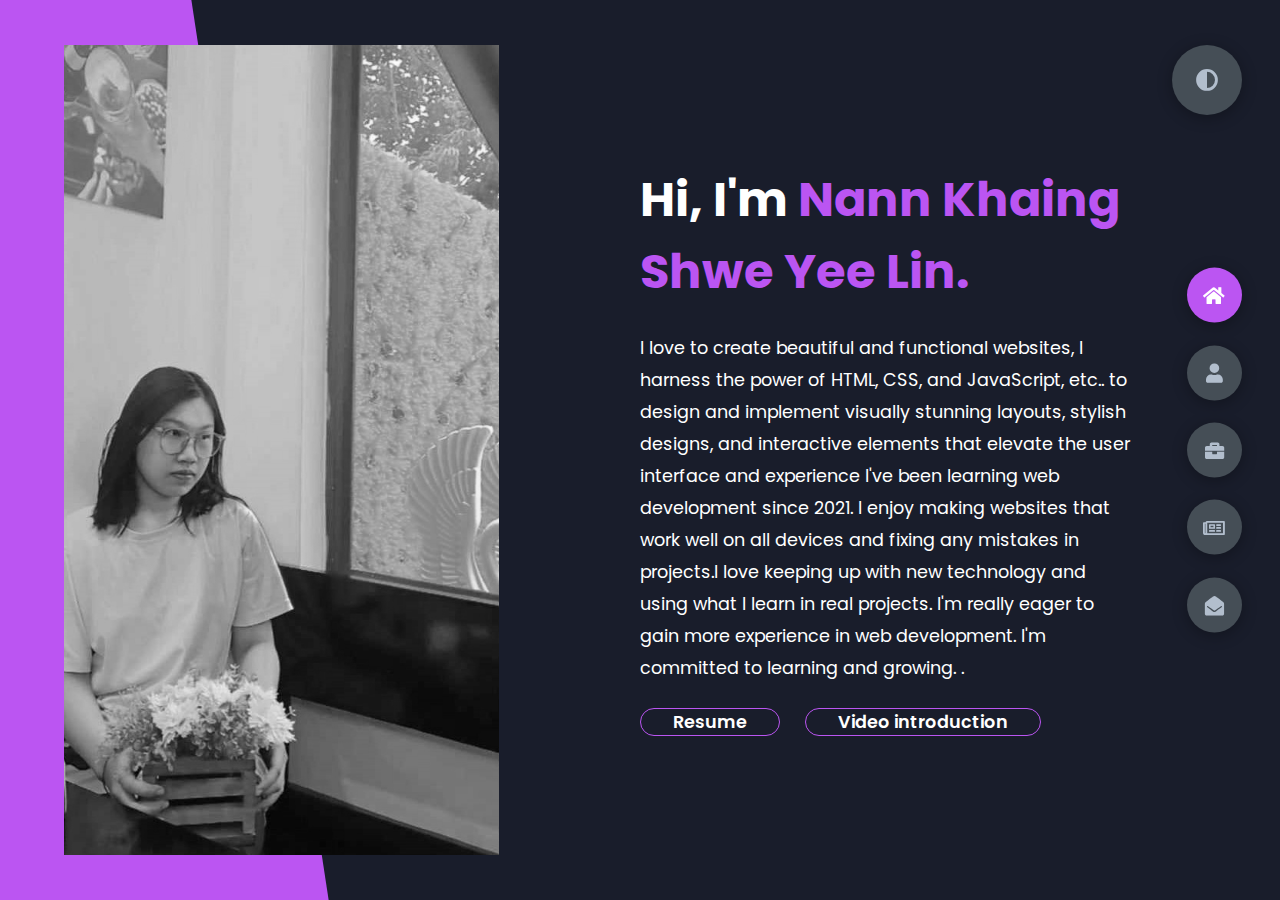
<file: index.html>
<!DOCTYPE html>
<html lang="en">
<head>
    <meta charset="UTF-8">
    <meta http-equiv="X-UA-Compatible" content="IE=edge">
    <meta name="viewport" content="width=device-width, initial-scale=1.0">
    <title>Portfolio</title>
    <link rel="stylesheet" href="styles/styles.css">
   
     <link rel="preconnect" href="https://fonts.googleapis.com">
    <link rel="preconnect" href="https://fonts.gstatic.com" crossorigin>
    <link rel="stylesheet" href="https://cdnjs.cloudflare.com/ajax/libs/font-awesome/5.15.4/css/all.min.css" integrity="sha512-1ycn6IcaQQ40/MKBW2W4Rhis/DbILU74C1vSrLJxCq57o941Ym01SwNsOMqvEBFlcgUa6xLiPY/NS5R+E6ztJQ==" crossorigin="anonymous" referrerpolicy="no-referrer" />
   
    <link href="https://fonts.googleapis.com/css2?family=Poppins:wght@400;500;600;700;800&display=swap" rel="stylesheet"> 
</head>
<body class="main-content">
    <header class="container header active" id="home">
        <div class="header-content">
            <div class="left-header">
                <div class="h-shape"></div>
                <div class="image">
                    <img src="img/hero1.png" alt="" >
                </div>
            </div>
            <div class="right-header">
                <h1 class="name">
                    Hi, I'm <span>Nann Khaing Shwe Yee Lin.</span>
                   
                </h1>
                <p>
                    I love to create beautiful and functional websites, I harness the power of HTML, CSS, and JavaScript, etc.. to design and implement 
                    visually stunning layouts, stylish designs, and interactive elements that elevate the user interface and experience 
                    I've been learning web development since 2021. I enjoy making
websites that work well on all devices and fixing any mistakes in projects.I love keeping up with new
technology and using what I learn in real projects. I'm really eager to gain more experience in web
development. I'm committed to learning and growing.
                   . 
                    
                </p>
                <div class="btn-con">
                    <a href="https://docs.google.com/document/d/14nHBk53iM1gVV0BxJyB074mMByR7DUK9/edit?usp=sharing&ouid=101576735491303452656&rtpof=true&sd=true" class="main-btn p-2 g-col-6">
                        <span class="btn-text">Resume</span>
                    </a>
                    &nbsp; &nbsp; &nbsp;
                    <a href="https://youtu.be/wJpnT0FtCNw" class="main-btn p-2 g-col-6 ">
                        <span class="btn-text">Video introduction</span>
                    </a>
                    
                </div>
            </div>
        </div>
    </header>
    <main>
        <section class="container about" id="about">
            <div class="main-title">
                <h2>About <span>me</span><span class="bg-text">my stats</span></h2>
            </div>
            <div class="about-container">
                <div class="left-about name">
                    <h4>Information About me</h4> </br> 
                    <div class="main-title">
                    <h3 style="text-align:left;">
                        Name&nbsp; &nbsp; &nbsp; &nbsp; &nbsp; &nbsp; &nbsp; &nbsp; &nbsp; &nbsp; &nbsp; <span>Nann Khaing Shwe Yee Lin</span> 
                        <br />
                        Age&nbsp; &nbsp; &nbsp; &nbsp; &nbsp; &nbsp; &nbsp; &nbsp; &nbsp; &nbsp; &nbsp; &nbsp; &nbsp;<span>19</span> 
                        <br />Country&nbsp; &nbsp; &nbsp; &nbsp; &nbsp; &nbsp; &nbsp; &nbsp; &nbsp; <span>Myanmar  </span>
                        <br />Email&nbsp; &nbsp; &nbsp; &nbsp; &nbsp; &nbsp; &nbsp; &nbsp; &nbsp; &nbsp; &nbsp; <span>nannkhaingshweyeelin@gmail.com  </span>
                        <br />Contact&nbsp; &nbsp; &nbsp; &nbsp; &nbsp; &nbsp; &nbsp; &nbsp; &nbsp; <span>+959763787688</span></br>  </h3>
                    </br>    
                </div>
                    <div class="btn-con">
                        <a href="#" class="main-btn">
                            <span class="btn-text">View Details</span>
                            <!-- <span class="btn-icon"><i class=""></i></span> -->
                        </a>
                    </div>

                    
                </div>
               
                <div class="right-about  ">
                    <h2>Education</h2> </br>  </br> 
                   

<div class="paragraph" style="text-align:left;"><h3><font color="#d5d5d5" size="4">Lithan Educlass Academy</font></h3><p>Singapore</p><br /><h3><font color="#d5d5d5">Present</font></h3><p>2022-2023</p>


                    </br>    
                    
                    <div class="btn-con">
                        <a href="#" class="main-btn">
                            <span class="btn-text">View Details</span>
                            <!-- <span class="btn-icon"><i class=""></i></span> -->
                        </a>
                    </div>
                </div>
            </div>
            
            
            
        </div>
        <hr>
            </br>

           
           
        </section>
        <section class="container" id="portfolio">
            <div class="main-title">
                <h2>My <span>Portfolio</span><span class="bg-text">My Work</span></h2>
            </div>
            <p class="port-text">
                Here is some of my work that I've done in various programming languages.
            </p>
            <div class="portfolios">
                <div class="portfolio-item">
                    <div class="image">
                        <img src="img/mern.PNG" alt="">
                    </div>
                    <div class="hover-items">
                        <h3>MERN Project</h3>
                        <div class="icons">
                            <a href="https://nannkhaingshweyeelin.github.io/In-a-box/" class="icon">
                                <i class="fab fa-github"></i>
                            </a>
                            
                        </div>
                        <br>
                        <button class="tt" id="environment"><a href="d6.html"><span>More details </span></a></button>
                    </div>
                </div>
                <div class="portfolio-item">
                    <div class="image">
                        <img src="img/12.PNG" alt="">
                    </div>
                    <div class="hover-items">
                        <h3>DuBo-Martial-Arts</h3>
                        <div class="icons">
                            <a href="https://nannkhaingshweyeelin.github.io/DuBo-Martial-Arts/" class="icon">
                                <i class="fab fa-github"></i>
                            </a>
                           
                        </div>
                        <br>
                        <button class="tt" id="d2"><a href="d2.html"><span>More details </span></a></button>
                    </div>
                </div>
                <div class="portfolio-item">
                    <div class="image">
                        <img src="img/cc.PNG" alt="">
                    </div>
                    <div class="hover-items">
                        <h3>In a Box</h3>
                        <div class="icons">
                            <a href="https://nannkhaingshweyeelin.github.io/In-a-box/" class="icon">
                                <i class="fab fa-github"></i>
                            </a>
                            
                        </div>
                        <br>
                        <button class="tt" id="d3"><a href="d3.html"><span>More details </span></a></button>
                    </div>
                </div>
               
            </div>

            <div class="portfolios">
                <div class="portfolio-item">
                    <div class="image">
                        <img src="img/calc.PNG" alt="">
                    </div>
                    <div class="hover-items">
                        <h3>Calculator App</h3>
                        <div class="icons">
                            <a href="https://github.com/NannKhaingShweYeeLin/Calculator" class="icon">
                                <i class="fab fa-github"></i>
                            </a>
                            
                        </div>
                        <br>
                        <button class="tt" id="d4"><a href="d4.html"><span>More details </span></a></button>
                    </div>
                </div>
                <div class="portfolio-item">
                    <div class="image">
                        <img src="img/11.PNG" alt="">
                    </div>
                    <div class="hover-items">
                        <h3>ABC Learning Centre</h3>
                        <div class="icons">
                            <a href="https://github.com/NannKhaingShweYeeLin/ABC-Learning-Center" class="icon">
                                <i class="fab fa-github"></i>
                            </a>
                            
                            
                        </div>
                        <br>
                        <button class="tt" id="d1"><a href="d1.html"><span>More details </span></a></button>
                    </div>
                </div>
                <div class="portfolio-item">
                    <div class="image">
                        <img src="img/quiz.PNG" alt="">
                    </div>
                    <div class="hover-items">
                        <h3>Quiz </h3>
                        <div class="icons">
                            <a href="https://github.com/NannKhaingShweYeeLin/Quiz" class="icon">
                                <i class="fab fa-github"></i>
                            </a>
                           
                        </div>
                        <br>
                        <button class="tt" id="environment"><a href="d5.html"><span>More details </span></a></button>
                    </div>
                </div>
            </div>

            <div class="portfolios">
                <div class="portfolio-item">
                    <div class="image">
                        <img src="img/shop.jpg" alt="">
                    </div>
                    <div class="hover-items">
                        <h3>Food Recipe App</h3>
                        <div class="icons">
                            <a href="https://github.com/NannKhaingShweYeeLin/mealdel" class="icon">
                                <i class="fab fa-github"></i>
                            </a>
                            
                        </div>
                        <br>
                        <button class="tt" id="d47"><a href="d7.html"><span>More details </span></a></button>
                    </div>
                </div>
                <div class="portfolio-item">
                    <div class="image">
                        <img src="img/book.png" alt="">
                    </div>
                    <div class="hover-items">
                        <h3>BookStore MERN Stack</h3>
                        <div class="icons">
                            <a href="https://github.com/NannKhaingShweYeeLin/Book-Store-MERN-Stack" class="icon">
                                <i class="fab fa-github"></i>
                            </a>
                            
                            
                        </div>
                        <br>
                        <button class="tt" id="d8"><a href="d8.html"><span>More details </span></a></button>
                    </div>
                </div>
                <div class="portfolio-item">
                    <div class="image">
                        <img src="img/foo.PNG" alt="">
                    </div>
                    <div class="hover-items">
                        <h3>Food Recipe </h3>
                        <div class="icons">
                            <a href="https://github.com/NannKhaingShweYeeLin/food-receipe-app" class="icon">
                                <i class="fab fa-github"></i>
                            </a>
                           
                        </div>
                        <br>
                        <button class="tt" id="environment"><a href="d9.html"><span>More details </span></a></button>
                    </div>
                </div>
            </div>

            <div class="portfolios">
                <div class="portfolio-item">
                    <div class="image">
                        <img src="img/shopping cart.PNG" alt="">
                    </div>
                    <div class="hover-items">
                        <h3>Shopping Cart App</h3>
                        <div class="icons">
                            <a href="https://github.com/NannKhaingShweYeeLin/shopping-cart-app" class="icon">
                                <i class="fab fa-github"></i>
                            </a>
                            
                        </div>
                        <br>
                        <button class="tt" id="d4"><a href="d10.html"><span>More details </span></a></button>
                    </div>
                </div>
                 <div class="portfolio-item">
                    <div class="image">
                        <img src="img/expense.PNG" alt="">
                    </div>
                    <div class="hover-items">
                        <h3>Expense-Tracker-React</h3>
                        <div class="icons">
                            <a href="https://github.com/NannKhaingShweYeeLin/Expense-Tracker-React" class="icon">
                                <i class="fab fa-github"></i>
                            </a>
                            
                            
                        </div>
                        <br>
                        <button class="tt" id="d1"><a href="d11.html"><span>More details </span></a></button>
                    </div>
                </div>
                <!--<div class="portfolio-item">
                    <div class="image">
                        <img src="img/quiz.PNG" alt="">
                    </div>
                    <div class="hover-items">
                        <h3>Quiz </h3>
                        <div class="icons">
                            <a href="https://github.com/NannKhaingShweYeeLin/Quiz" class="icon">
                                <i class="fab fa-github"></i>
                            </a>
                           
                        </div>
                        <br>
                        <button class="tt" id="environment"><a href="d5.html"><span>More details </span></a></button>
                    </div>
                </div> -->
            </div>


        </section>
        <section class="container" id="blogs">
            <div class="blogs-content">
                <div class="main-title">
                     <h2>My <span> Skills</span><span class="bg-text">My Skills</span></h2> 
                </div> 
                 
                <div class="about-stats">
                  
                    <h3 class="stat-title">Frontend-Development</h3>
                    <div class="progress-bars">
                        <div class="progress-bar">
                            <p class="prog-title">html5</p>
                            <div class="progress-con">
                                <p class="prog-text">80%</p>
                                <div class="progress">
                                    <span class="html"></span>
                                </div>
                            </div>
                        </div>
                        <div class="progress-bar">
                            <p class="prog-title">css3</p>
                            <div class="progress-con">
                                <p class="prog-text">95%</p>
                                <div class="progress">
                                    <span class="css"></span>
                                </div>
                            </div>
                        </div>
                        <div class="progress-bar">
                            <p class="prog-title">javascript</p>
                            <div class="progress-con">
                                <p class="prog-text">75%</p>
                                <div class="progress">
                                    <span class="js"></span>
                                </div>
                            </div>
                        </div>
                        <div class="progress-bar">
                            <p class="prog-title">ReactJS</p>
                            <div class="progress-con">
                                <p class="prog-text">75%</p>
                                <div class="progress">
                                    <span class="react"></span>
                                </div>
                            </div>
                        </div>
                        <div class="progress-bar">
                            <p class="prog-title">NextJs</p>
                            <div class="progress-con">
                                <p class="prog-text">75%</p>
                                <div class="progress">
                                    <span class="react"></span>
                                </div>
                            </div>
                        </div>
                        <div class="progress-bar">
                            <p class="prog-title">NodeJs</p>
                            <div class="progress-con">
                                <p class="prog-text">75%</p>
                                <div class="progress">
                                    <span class="react"></span>
                                </div>
                            </div>
                        </div>
    
                    </br>
                        <h3 class="stat-title">IDE Use</h3>
                        <div class="progress-bar">
                            <p class="prog-title">STS</p>
                            <div class="progress-con">
                                <p class="prog-text">75%</p>
                                <div class="progress">
                                    <span class="react"></span>
                                </div>
                            </div>
                        </div>
                        <div class="progress-bar">
                            <p class="prog-title">IntelliJ</p>
                            <div class="progress-con">
                                <p class="prog-text">75%</p>
                                <div class="progress">
                                    <span class="react"></span>
                                </div>
                            </div>
                        </div>
                        <div class="progress-bar">
                            <p class="prog-title">VS Code</p>
                            <div class="progress-con">
                                <p class="prog-text">75%</p>
                                <div class="progress">
                                    <span class="react"></span>
                                </div>
                            </div>
                        </div>
                        <div class="progress-bar">
                            <p class="prog-title">MongoDB</p>
                            <div class="progress-con">
                                <p class="prog-text">75%</p>
                                <div class="progress">
                                    <span class="react"></span>
                                </div>
                            </div>
                        </div>

                        <div class="progress-bar">
                            <p class="prog-title">Eclipse</p>
                            <div class="progress-con">
                                <p class="prog-text">75%</p>
                                <div class="progress">
                                    <span class="react"></span>
                                </div>
                            </div>
                        </div>
    
                        <div class="progress-bar">
                            <p class="prog-title">MySQL</p>
                            <div class="progress-con">
                                <p class="prog-text">75%</p>
                                <div class="progress">
                                    <span class="react"></span>
                                </div>
                            </div>
                        </div>

                        <div class="progress-bar">
                            <p class="prog-title">POSTMAN</p>
                            <div class="progress-con">
                                <p class="prog-text">75%</p>
                                <div class="progress">
                                    <span class="react"></span>
                                </div>
                            </div>
                        </div>
                    </br>
                        <h3 class="stat-title">Frameworks</h3>
                        <div></div>
                        <div class="progress-bar">
                            <p class="prog-title">Spring Boot</p>
                            <div class="progress-con">
                                <p class="prog-text">75%</p>
                                <div class="progress">
                                    <span class="react"></span>
                                </div>
                            </div>
                        </div>
                        <div class="progress-bar">
                            <p class="prog-title">Spring MVC</p>
                            <div class="progress-con">
                                <p class="prog-text">75%</p>
                                <div class="progress">
                                    <span class="react"></span>
                                </div>
                            </div>
                        </div>
                        <div class="progress-bar">
                            <p class="prog-title">Bootstrap</p>
                            <div class="progress-con">
                                <p class="prog-text">75%</p>
                                <div class="progress">
                                    <span class="react"></span>
                                </div>
                            </div>
                        </div>
                        <div class="progress-bar">
                            <p class="prog-title">TAILWIN</p>
                            <div class="progress-con">
                                <p class="prog-text">75%</p>
                                <div class="progress">
                                    <span class="react"></span>
                                </div>
                            </div>
                        </div>
                        <div class="progress-bar">
                            <p class="prog-title">API</p>
                            <div class="progress-con">
                                <p class="prog-text">75%</p>
                                <div class="progress">
                                    <span class="react"></span>
                                </div>
                            </div>
                        </div>
                        
                  
                    </div>
                </div>
            </div>
        </section>
        <section class="container contact" id="contact">
            <div class="contact-container">
                <div class="main-title">
                    <h2>Contact <span>Me</span><span class="bg-text">Contact</span></h2>
                </div>
                <div class="contact-content-con">
                    <div class="left-contact">
                        <h4>Contact me here</h4>
                        
                        <div class="contact-info">
                            <div class="contact-item">
                                <div class="icon">
                                    <i class="fas fa-map-marker-alt"></i>
                                    <span>Location</span>
                                </div>
                                <p>
                                    <span>Myanmar, Kachin State</span>
                                </p>
                            </div>
                            <div class="contact-item">
                                <div class="icon">
                                    <i class="fas fa-envelope"></i>
                                    <span>Email</span>
                                </div>
                                <p>
                                    <span>: nannkhaingshweyeelin@gmail.com</span>
                                </p>
                            </div>
                            <div class="contact-item">
                                <div class="icon">
                                    <i class="fas fa-user-graduate"></i>
                                    <span>Education</span>
                                </div>
                                <p>
                                    <span>: Lithan Educlaas</span>
                                </p>
                            </div>
                            <div class="contact-item">
                                <div class="icon">
                                    <i class="fas fa-user-graduate"></i>
                                    <span>Mobile Number</span>
                                </div>
                                <p>
                                    <span>: +959763787688</span>
                                </p>
                            </div>
                            <div class="contact-item">
                                <div class="icon">
                                    <i class="fas fa-globe-africa"></i>
                                    <span>Languages</span>
                                </div>
                                <p>
                                    <span>: Myanmar, English</span>
                                </p>
                            </div>
                        </div>
                        <div class="contact-icons">
                            <div class="contact-icon">
                                <a href="www.facebook.com" target="_blank">
                                    <i class="fab fa-facebook-f"></i>
                                </a>
                                <a href="#" target="_blank">
                                    <i class="fab fa-twitter"></i>
                                </a>
                                <a href="#" target="_blank">
                                    <i class="fab fa-github"></i>
                                </a>
                                <a href="#" target="_blank">
                                    <i class="fab fa-youtube"></i>
                                </a>
                            </div>
                        </div>
                    </div>
                    <div class="right-contact">
                        <form action="" class="contact-form">
                            <div class="input-control i-c-2">
                                <input type="text" required placeholder="YOUR NAME">
                                <input type="email" required placeholder="YOUR EMAIL">
                            </div>
                            <div class="input-control">
                                <input type="text" required placeholder="ENTER SUBJECT">
                            </div>
                            <div class="input-control">
                                <textarea name="" id="" cols="15" rows="8" placeholder="Message Here..."></textarea>
                            </div>
                            <div class="submit-btn">
                                <a href="#" class="main-btn">
                                    <span class="btn-text">Submit</span>
                                    <!-- <span class="btn-icon"><i class=""></i></span> -->
                                </a>
                            </div>
                        </form>
                    </div>
                </div>
            </div>
        </section>
    </main>

    <div class="controls">
        <div class="control active-btn" data-id="home" >
            <i class="fas fa-home"></i>
        </div>
        <div class="control" data-id="about">
            <i class="fas fa-user"></i>
        </div>
        <div class="control" data-id="portfolio">
            <i class="fas fa-briefcase"></i>
        </div>
        <div class="control" data-id="blogs">
            <i class="far fa-newspaper"></i>
        </div>
        <div class="control" data-id="contact">
            <i class="fas fa-envelope-open"></i>
        </div>
    </div>
    <div class="theme-btn">
        <i class="fas fa-adjust"></i>
    </div>
    <script src="app.js"></script>

    
</body>
</html>
</file>
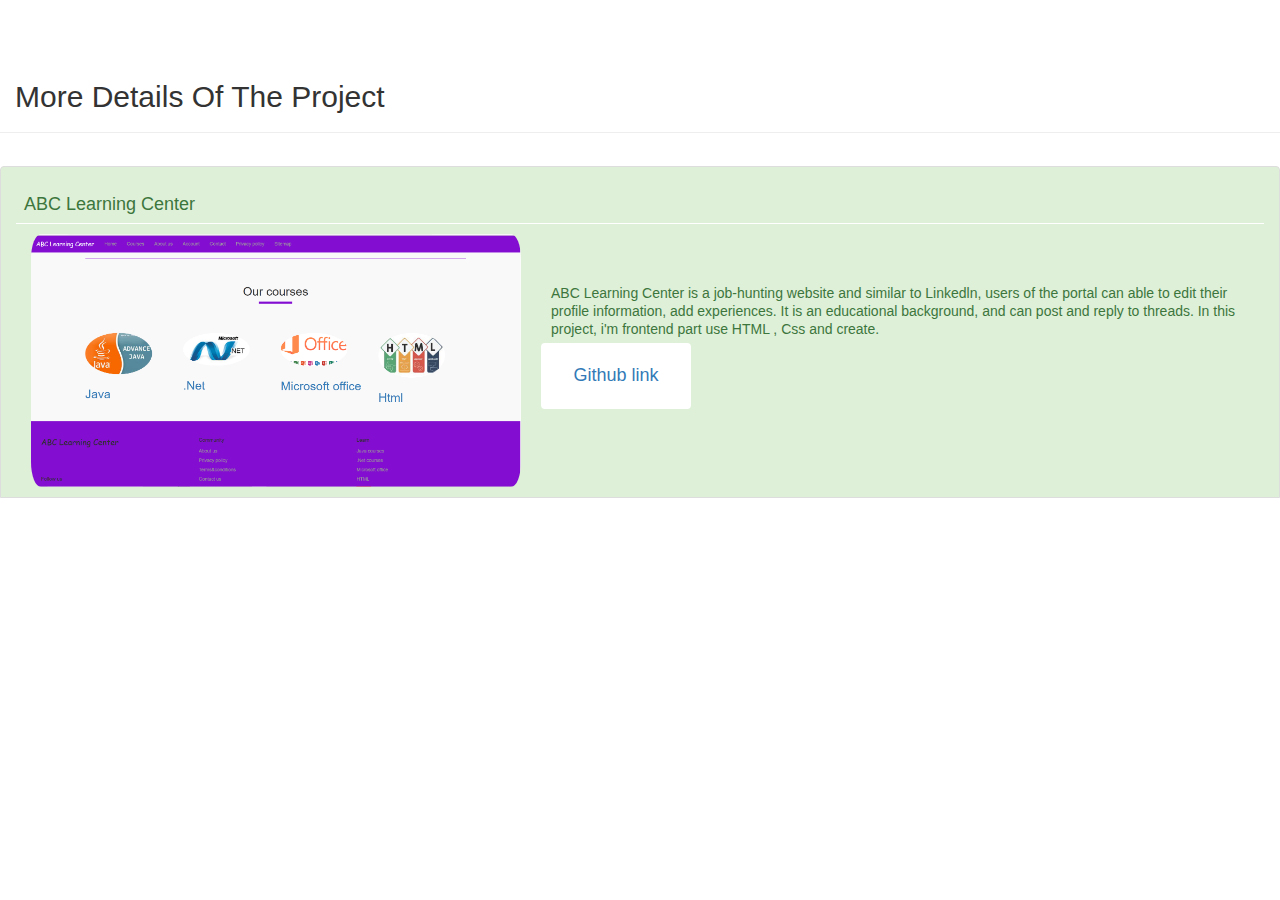
<file: d1.html>
<!DOCTYPE html>
<html lang="en">

<head>
    <meta charset="UTF-8">
    <meta name="viewport" content="width=device-width, initial-scale=1.0">
    <title>Detail page</title>
    <link rel="stylesheet" href="styles/styles.css">
    <link rel="stylesheet" href="https://maxcdn.bootstrapcdn.com/bootstrap/3.4.0/css/bootstrap.min.css">
    <script src="https://ajax.googleapis.com/ajax/libs/jquery/3.4.1/jquery.min.js"></script>
    <script src="https://maxcdn.bootstrapcdn.com/bootstrap/3.4.0/js/bootstrap.min.js"></script>
    <link rel="stylesheet" href="https://cdnjs.cloudflare.com/ajax/libs/font-awesome/4.7.0/css/font-awesome.min.css">
</head>

<body class="main-content">

    <div class="page-header col-lg-12 col-md-12 col-sm-12 col-xs-12" id="environment">
        <h2 class="text-capitalize ">More details of the project</h2>
    </div>

    <ul class="list-group">
        <div id="d1 container">
            <li class="list-group-item list-group-item-success col-lg-12 col-md-12 col-sm-12 col-xs-12 environment_li ">
                <h4>ABC Learning Center</h4>
                <img src="img/11.PNG" class="img-responsive col-lg-5 col-md-5 col-sm-5 col-xs-12"> <br><br>
                <p class="list-group-item-text col-lg-7 col-md-7 col-sm-7 col-xs-12"> ABC Learning Center is a job-hunting website and similar to Linkedln, users of the portal can able to
                    edit their profile information, add experiences. It is an educational background, and can post and reply to threads.
                    In this project, i'm frontend part use HTML , Css and create.</p>
                    <button class="tt" id="d2"><a href="https://github.com/NannKhaingShweYeeLin/ABC-Learning-Center"><span>Github link </span></a></button>
            </li>
            <div></div>
           
        </div></ul>

</body>

</html>
</file>
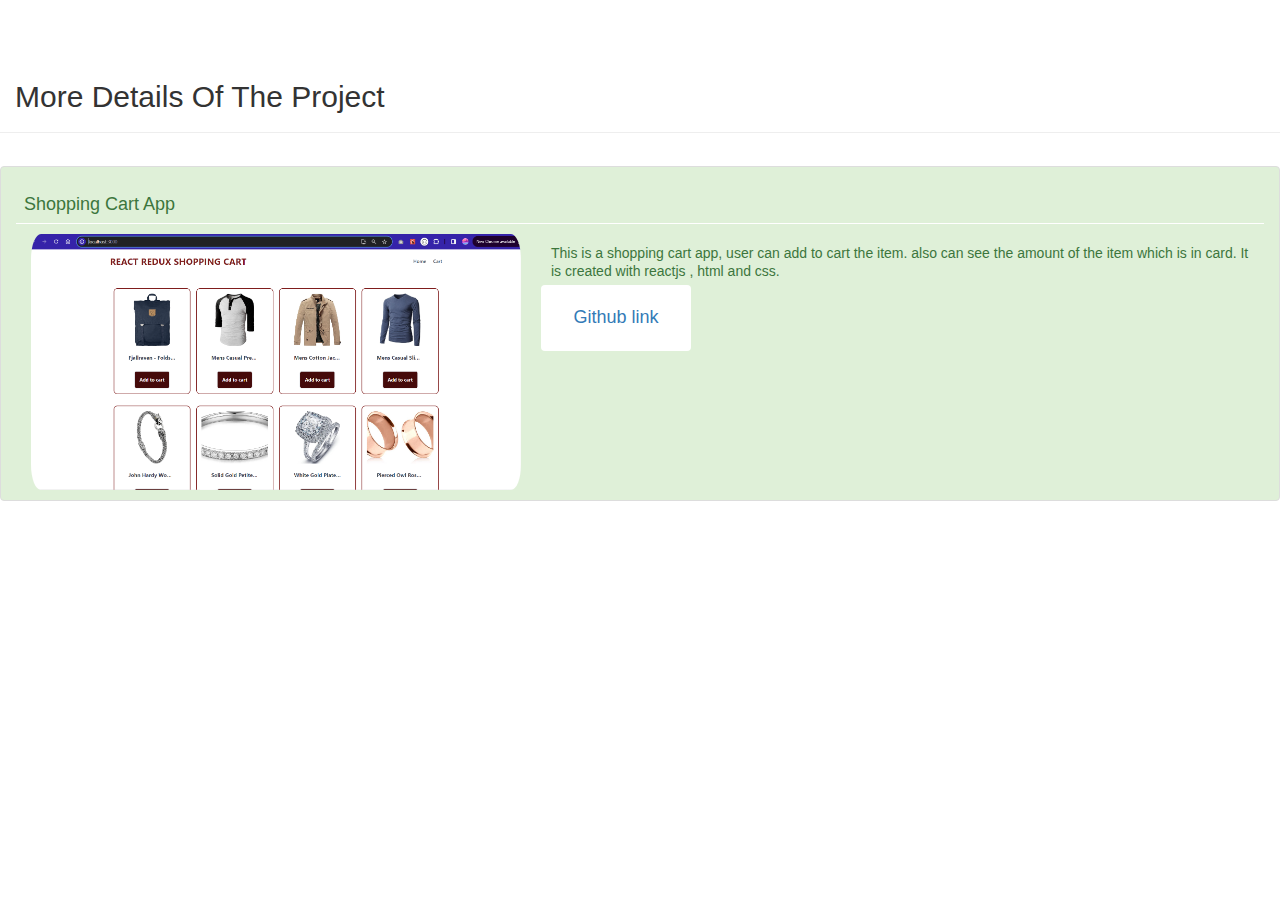
<file: d10.html>
<!DOCTYPE html>
<html lang="en">

<head>
    <meta charset="UTF-8">
    <meta name="viewport" content="width=device-width, initial-scale=1.0">
    <title>Detail page</title>
    <link rel="stylesheet" href="styles/styles.css">
    <link rel="stylesheet" href="https://maxcdn.bootstrapcdn.com/bootstrap/3.4.0/css/bootstrap.min.css">
    <script src="https://ajax.googleapis.com/ajax/libs/jquery/3.4.1/jquery.min.js"></script>
    <script src="https://maxcdn.bootstrapcdn.com/bootstrap/3.4.0/js/bootstrap.min.js"></script>
    <link rel="stylesheet" href="https://cdnjs.cloudflare.com/ajax/libs/font-awesome/4.7.0/css/font-awesome.min.css">
</head>

<body class="main-content">

    <div class="page-header col-lg-12 col-md-12 col-sm-12 col-xs-12" id="environment">
        <h2 class="text-capitalize ">More details of the project</h2>
    </div>

    <ul class="list-group">
    
        <div id="d2">
            <li class="list-group-item list-group-item-success col-lg-12 col-md-12 col-sm-12 col-xs-12 environment_li">
                <h4>Shopping Cart App</h4>
                <img src="img/shopping cart.PNG" class="img-responsive col-lg-5 col-md-5 col-sm-5 col-xs-12">
                <p class="list-group-item-text col-lg-7 col-md-7 col-sm-7 col-xs-12"> 
                        This is a shopping cart app, user can add to cart the item. also can see the amount of the item which is in card. It is created with reactjs , html and css.
                </p>
                    <button class="tt" id="d2"><a href="https://github.com/NannKhaingShweYeeLin/shopping-cart-app"><span>Github link </span></a></button>
            </li>
        </div>

        
    </ul>
</body>

</html>
</file>
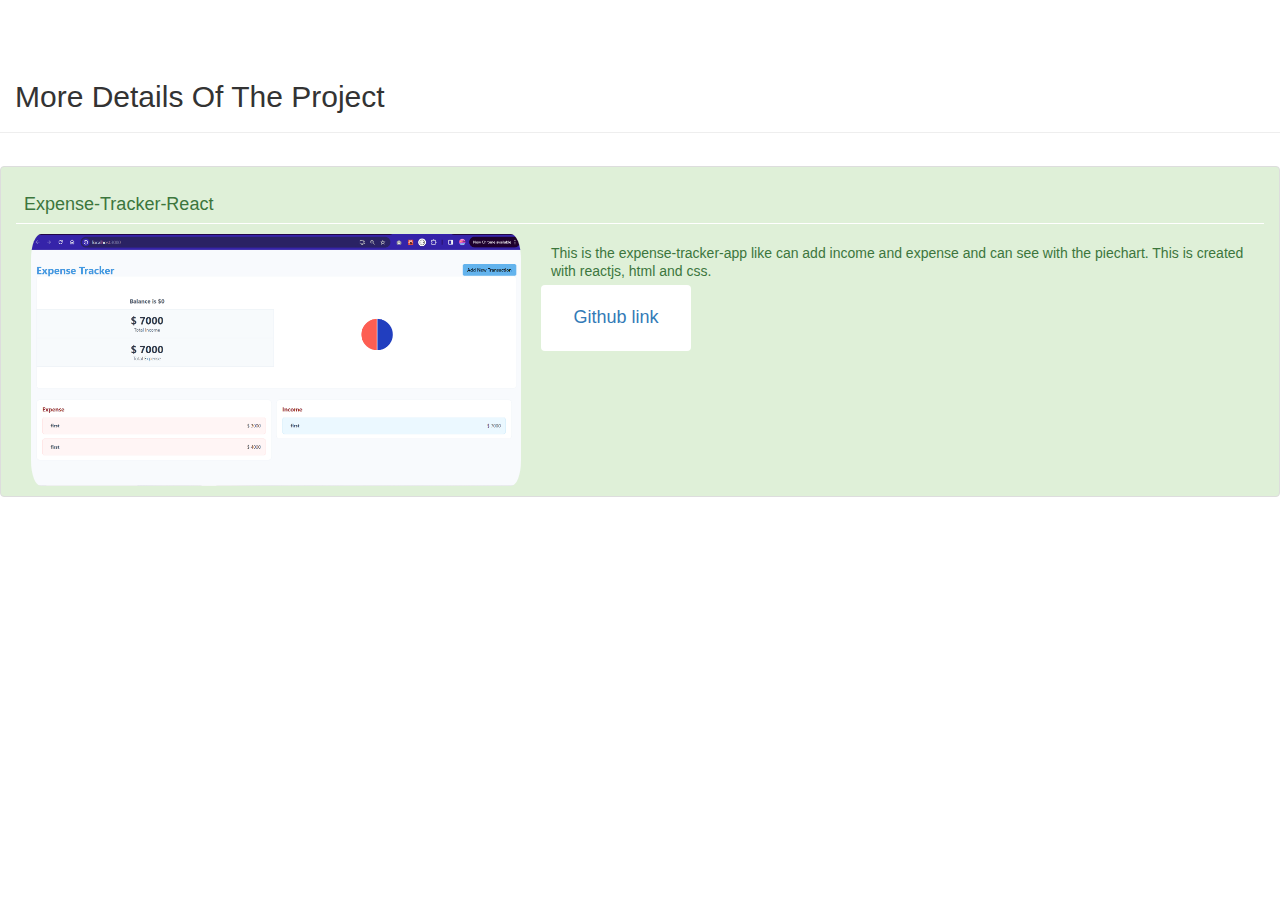
<file: d11.html>
<!DOCTYPE html>
<html lang="en">

<head>
    <meta charset="UTF-8">
    <meta name="viewport" content="width=device-width, initial-scale=1.0">
    <title>Detail page</title>
    <link rel="stylesheet" href="styles/styles.css">
    <link rel="stylesheet" href="https://maxcdn.bootstrapcdn.com/bootstrap/3.4.0/css/bootstrap.min.css">
    <script src="https://ajax.googleapis.com/ajax/libs/jquery/3.4.1/jquery.min.js"></script>
    <script src="https://maxcdn.bootstrapcdn.com/bootstrap/3.4.0/js/bootstrap.min.js"></script>
    <link rel="stylesheet" href="https://cdnjs.cloudflare.com/ajax/libs/font-awesome/4.7.0/css/font-awesome.min.css">
</head>

<body class="main-content">

    <div class="page-header col-lg-12 col-md-12 col-sm-12 col-xs-12" id="environment">
        <h2 class="text-capitalize ">More details of the project</h2>
    </div>

    <ul class="list-group">
    
        <div id="d2">
            <li class="list-group-item list-group-item-success col-lg-12 col-md-12 col-sm-12 col-xs-12 environment_li">
                <h4>Expense-Tracker-React</h4>
                <img src="img/expense.PNG" class="img-responsive col-lg-5 col-md-5 col-sm-5 col-xs-12">
                <p class="list-group-item-text col-lg-7 col-md-7 col-sm-7 col-xs-12">
                    This is the expense-tracker-app like can add income and expense and can see with the piechart. This is created with reactjs, html and css.
                </p>
                    <button class="tt" id="d2"><a href="https://github.com/NannKhaingShweYeeLin/Expense-Tracker-React"><span>Github link </span></a></button>
            </li>
        </div>

        
    </ul>
</body>

</html>
</file>
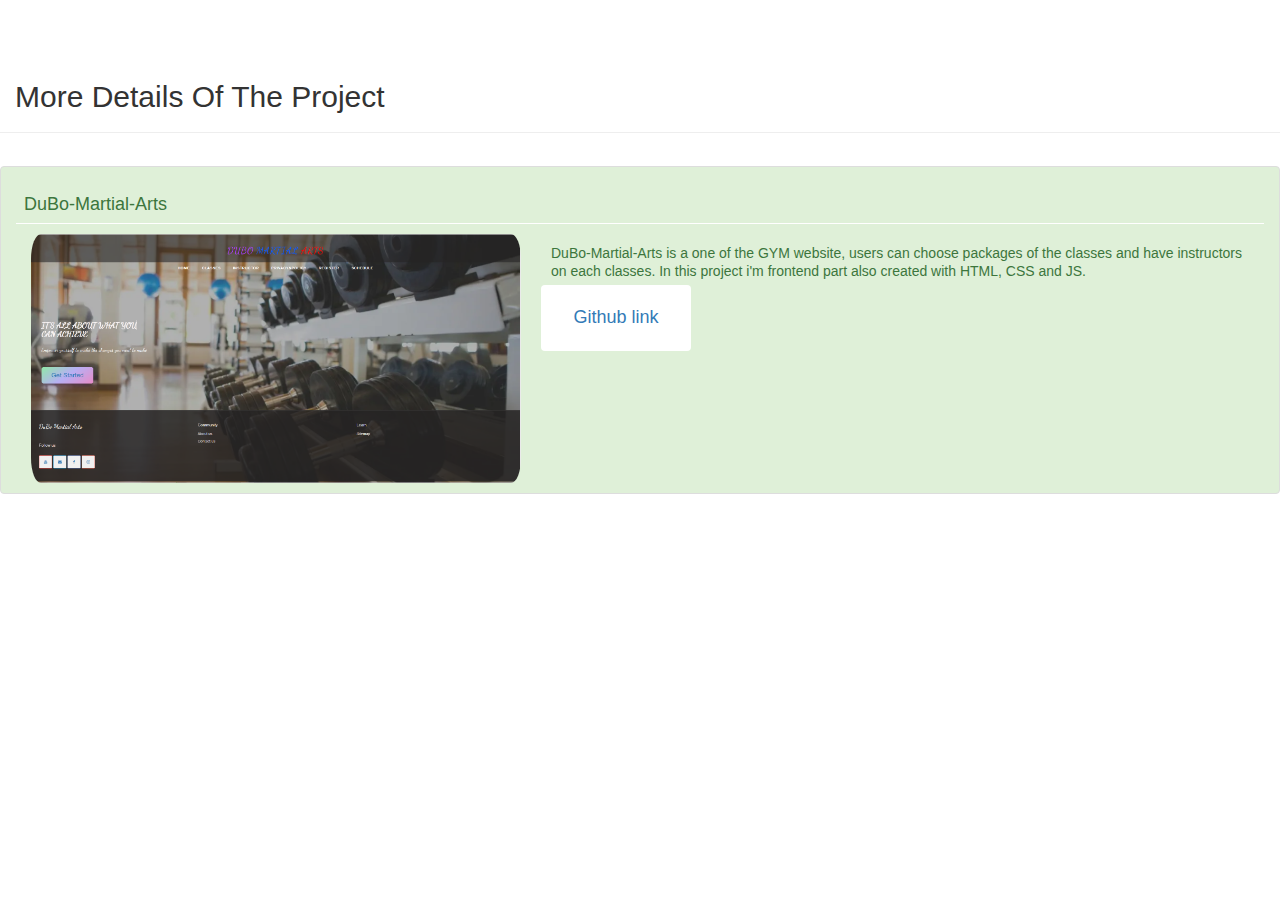
<file: d2.html>
<!DOCTYPE html>
<html lang="en">

<head>
    <meta charset="UTF-8">
    <meta name="viewport" content="width=device-width, initial-scale=1.0">
    <title>Detail page</title>
    <link rel="stylesheet" href="styles/styles.css">
    <link rel="stylesheet" href="https://maxcdn.bootstrapcdn.com/bootstrap/3.4.0/css/bootstrap.min.css">
    <script src="https://ajax.googleapis.com/ajax/libs/jquery/3.4.1/jquery.min.js"></script>
    <script src="https://maxcdn.bootstrapcdn.com/bootstrap/3.4.0/js/bootstrap.min.js"></script>
    <link rel="stylesheet" href="https://cdnjs.cloudflare.com/ajax/libs/font-awesome/4.7.0/css/font-awesome.min.css">
    <link rel="preconnect" href="https://fonts.googleapis.com">
    <link rel="preconnect" href="https://fonts.gstatic.com" crossorigin>
    <link rel="stylesheet" href="https://cdnjs.cloudflare.com/ajax/libs/font-awesome/5.15.4/css/all.min.css" integrity="sha512-1ycn6IcaQQ40/MKBW2W4Rhis/DbILU74C1vSrLJxCq57o941Ym01SwNsOMqvEBFlcgUa6xLiPY/NS5R+E6ztJQ==" crossorigin="anonymous" referrerpolicy="no-referrer" />
   
    <link href="https://fonts.googleapis.com/css2?family=Poppins:wght@400;500;600;700;800&display=swap" rel="stylesheet"> 
</head>

<body class="main-content">

    <div class="page-header col-lg-12 col-md-12 col-sm-12 col-xs-12" id="environment">
        <h2 class="text-capitalize ">More details of the project</h2>
    </div>

    <ul class="list-group">
    
        <div id="d2">
            <li class="list-group-item list-group-item-success col-lg-12 col-md-12 col-sm-12 col-xs-12 environment_li">
                <h4>DuBo-Martial-Arts</h4>
                <img src="img/12.PNG" class="img-responsive col-lg-5 col-md-5 col-sm-5 col-xs-12">
                <p class="list-group-item-text col-lg-7 col-md-7 col-sm-7 col-xs-12">DuBo-Martial-Arts is a one of the GYM website, users can choose packages of the classes and have instructors on each classes.
                    In this project i'm frontend part also created with HTML, CSS and JS.</p>
                    <button class="tt" id="d2"><a href="https://nannkhaingshweyeelin.github.io/DuBo-Martial-Arts/"><span>Github link </span></a></button>
            </li>
        </div>

        
    </ul>
</body>

</html>
</file>
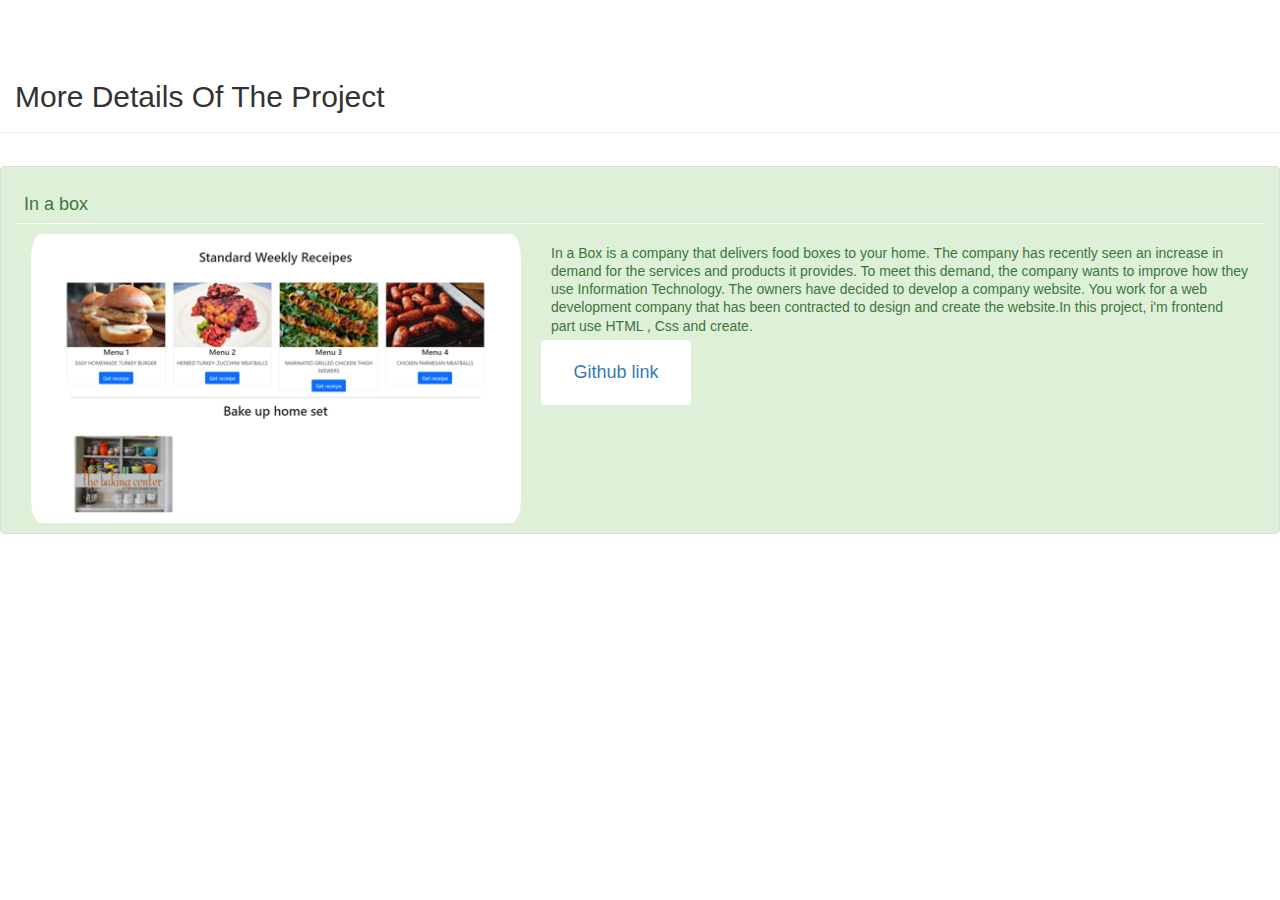
<file: d3.html>
<!DOCTYPE html>
<html lang="en">

<head>
    <meta charset="UTF-8">
    <meta name="viewport" content="width=device-width, initial-scale=1.0">
    <title>Detail page</title>
    <link rel="stylesheet" href="styles/styles.css">
    <link rel="stylesheet" href="https://maxcdn.bootstrapcdn.com/bootstrap/3.4.0/css/bootstrap.min.css">
    <script src="https://ajax.googleapis.com/ajax/libs/jquery/3.4.1/jquery.min.js"></script>
    <script src="https://maxcdn.bootstrapcdn.com/bootstrap/3.4.0/js/bootstrap.min.js"></script>
    <link rel="stylesheet" href="https://cdnjs.cloudflare.com/ajax/libs/font-awesome/4.7.0/css/font-awesome.min.css">
</head>

<body class="main-content">

    <div class="page-header col-lg-12 col-md-12 col-sm-12 col-xs-12" id="environment">
        <h2 class="text-capitalize ">More details of the project</h2>
    </div>

    <ul class="list-group">
        <div id="d1">
            <li class="list-group-item list-group-item-success col-lg-12 col-md-12 col-sm-12 col-xs-12 environment_li">
                <h4>In a box</h4>
                <img src="img/cc.PNG" class="img-responsive col-lg-5 col-md-5 col-sm-5 col-xs-12">
                <p class="list-group-item-text col-lg-7 col-md-7 col-sm-7 col-xs-12"> In a Box is a company that delivers food boxes to your home. The company has recently
                    seen an increase in demand for the services and products it provides. To meet this
                    demand, the company wants to improve how they use Information Technology.
                    The owners have decided to develop a company website. You work for a web
                    development company that has been contracted to design and create the website.In this project, i'm frontend part use HTML , Css and create.</p>
                    <button class="tt" id="d2"><a href="https://github.com/NannKhaingShweYeeLin/In-a-box"><span>Github link </span></a></button>
            </li>
        </div>

      
        
    </ul>
</body>

</html>
</file>
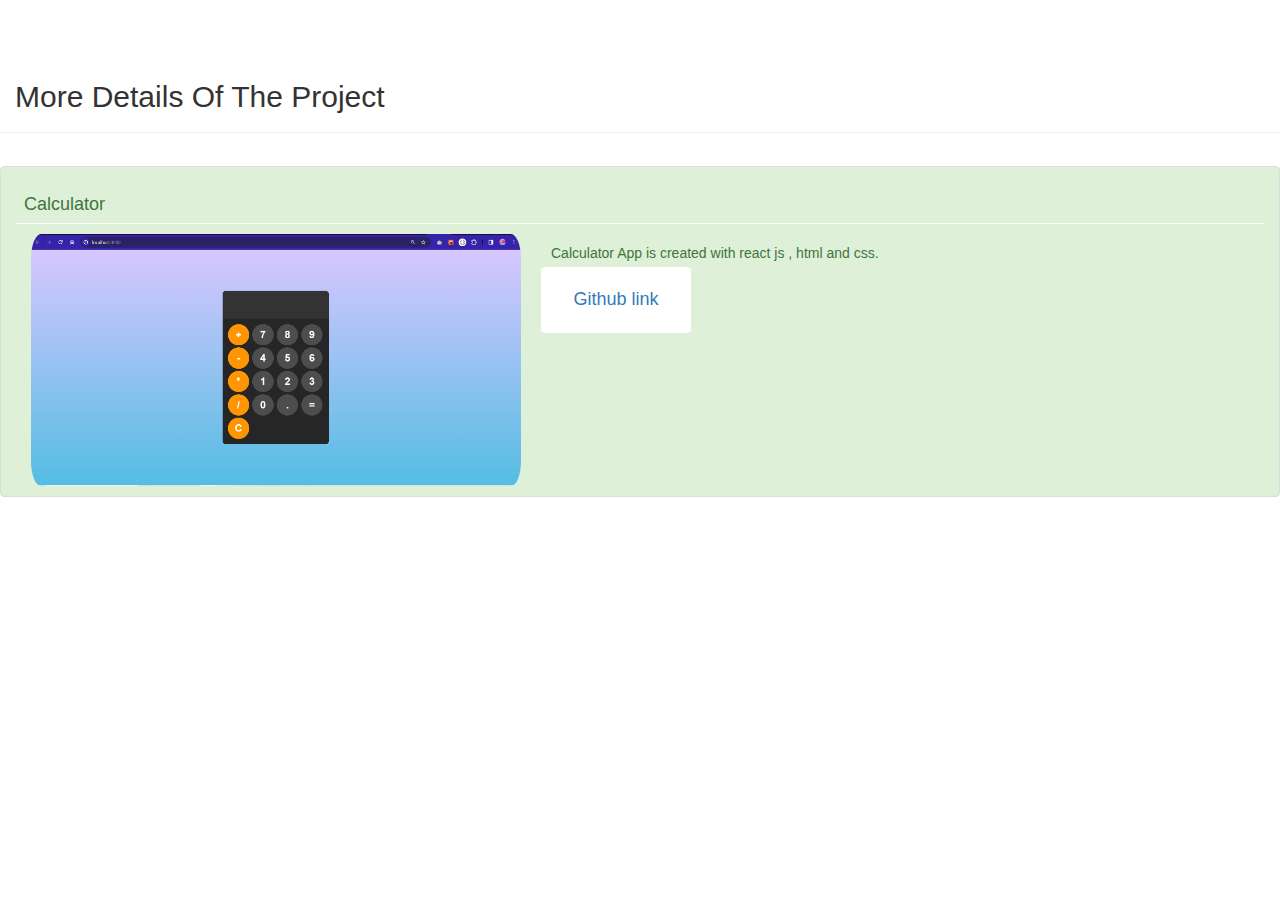
<file: d4.html>
<!DOCTYPE html>
<html lang="en">

<head>
    <meta charset="UTF-8">
    <meta name="viewport" content="width=device-width, initial-scale=1.0">
    <title>Detail page</title>
    <link rel="stylesheet" href="styles/styles.css">
    <link rel="stylesheet" href="https://maxcdn.bootstrapcdn.com/bootstrap/3.4.0/css/bootstrap.min.css">
    <script src="https://ajax.googleapis.com/ajax/libs/jquery/3.4.1/jquery.min.js"></script>
    <script src="https://maxcdn.bootstrapcdn.com/bootstrap/3.4.0/js/bootstrap.min.js"></script>
    <link rel="stylesheet" href="https://cdnjs.cloudflare.com/ajax/libs/font-awesome/4.7.0/css/font-awesome.min.css">
</head>

<body class="main-content">

    <div class="page-header col-lg-12 col-md-12 col-sm-12 col-xs-12" id="environment">
        <h2 class="text-capitalize ">More details of the project</h2>
    </div>

    <ul class="list-group">
    
        <div id="d2">
            <li class="list-group-item list-group-item-success col-lg-12 col-md-12 col-sm-12 col-xs-12 environment_li">
                <h4>Calculator</h4>
                <img src="img/calc.PNG" class="img-responsive col-lg-5 col-md-5 col-sm-5 col-xs-12">
                <p class="list-group-item-text col-lg-7 col-md-7 col-sm-7 col-xs-12">Calculator App is created with react js , html and css.</p>
                    <button class="tt" id="d2"><a href="https://github.com/NannKhaingShweYeeLin/Calculator"><span>Github link </span></a></button>
            </li>
        </div>

        
    </ul>
</body>

</html>
</file>
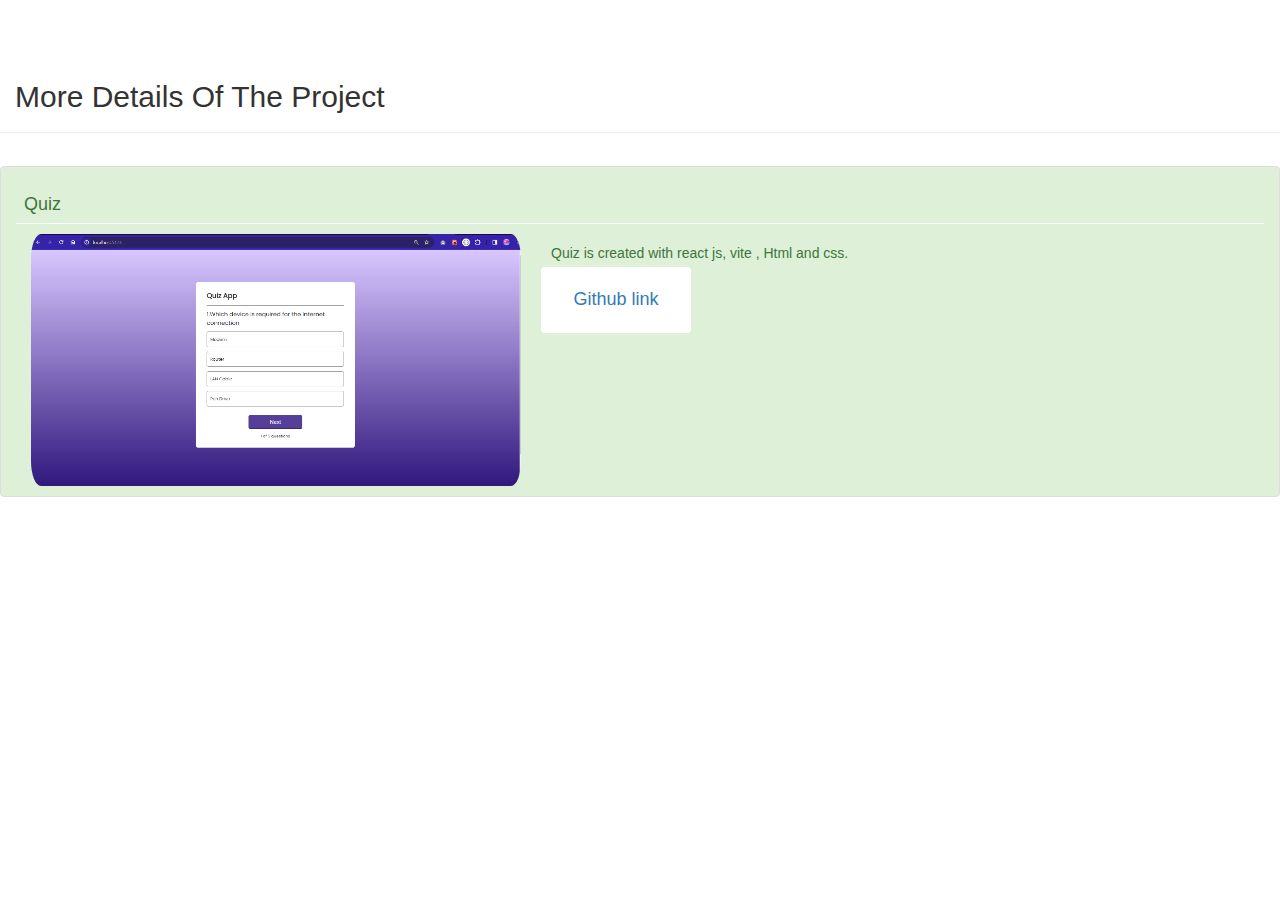
<file: d5.html>
<!DOCTYPE html>
<html lang="en">

<head>
    <meta charset="UTF-8">
    <meta name="viewport" content="width=device-width, initial-scale=1.0">
    <title>Detail page</title>
    <link rel="stylesheet" href="styles/styles.css">
    <link rel="stylesheet" href="https://maxcdn.bootstrapcdn.com/bootstrap/3.4.0/css/bootstrap.min.css">
    <script src="https://ajax.googleapis.com/ajax/libs/jquery/3.4.1/jquery.min.js"></script>
    <script src="https://maxcdn.bootstrapcdn.com/bootstrap/3.4.0/js/bootstrap.min.js"></script>
    <link rel="stylesheet" href="https://cdnjs.cloudflare.com/ajax/libs/font-awesome/4.7.0/css/font-awesome.min.css">
</head>

<body class="main-content">

    <div class="page-header col-lg-12 col-md-12 col-sm-12 col-xs-12" id="environment">
        <h2 class="text-capitalize ">More details of the project</h2>
    </div>

    <ul class="list-group">
    
        <div id="d2">
            <li class="list-group-item list-group-item-success col-lg-12 col-md-12 col-sm-12 col-xs-12 environment_li">
                <h4>Quiz</h4>
                <img src="img/quiz.PNG" class="img-responsive col-lg-5 col-md-5 col-sm-5 col-xs-12">
                <p class="list-group-item-text col-lg-7 col-md-7 col-sm-7 col-xs-12">Quiz is created with react js, vite , Html and css.</p>
                    <button class="tt" id="d2"><a href="https://github.com/NannKhaingShweYeeLin/Quiz"><span>Github link </span></a></button>
            </li>
        </div>

        
    </ul>
</body>

</html>
</file>
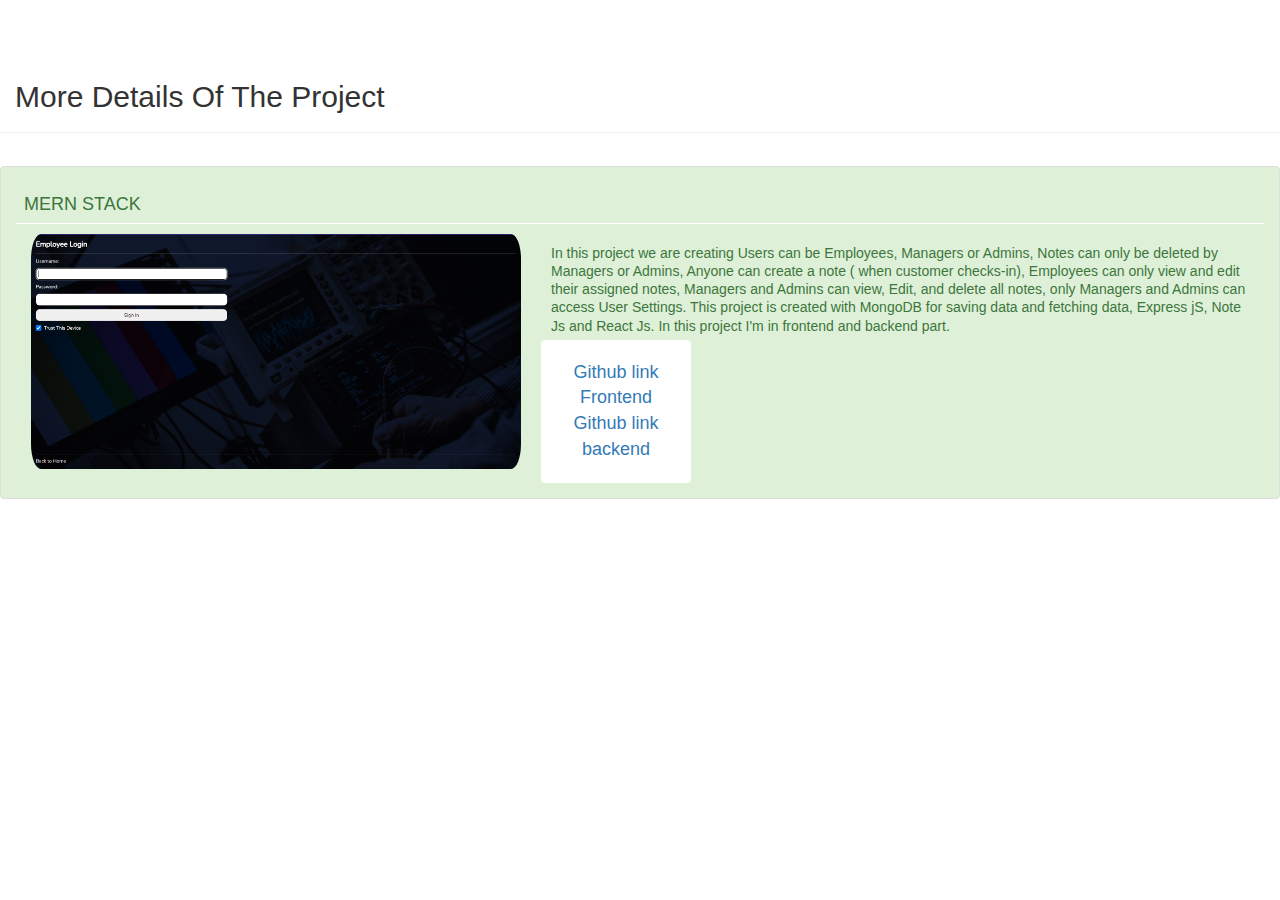
<file: d6.html>
<!DOCTYPE html>
<html lang="en">

<head>
    <meta charset="UTF-8">
    <meta name="viewport" content="width=device-width, initial-scale=1.0">
    <title>Detail page</title>
    <link rel="stylesheet" href="styles/styles.css">
    <link rel="stylesheet" href="https://maxcdn.bootstrapcdn.com/bootstrap/3.4.0/css/bootstrap.min.css">
    <script src="https://ajax.googleapis.com/ajax/libs/jquery/3.4.1/jquery.min.js"></script>
    <script src="https://maxcdn.bootstrapcdn.com/bootstrap/3.4.0/js/bootstrap.min.js"></script>
    <link rel="stylesheet" href="https://cdnjs.cloudflare.com/ajax/libs/font-awesome/4.7.0/css/font-awesome.min.css">
</head>

<body class="main-content">

    <div class="page-header col-lg-12 col-md-12 col-sm-12 col-xs-12" id="environment">
        <h2 class="text-capitalize ">More details of the project</h2>
    </div>

    <ul class="list-group ">
        <div id="d1 ">
            <li class="list-group-item list-group-item-success col-lg-12 col-md-12 col-sm-12 col-xs-12 environment_li">
                <h4>MERN STACK</h4>
                <img src="img/mern.PNG" class="img-responsive col-lg-5 col-md-5 col-sm-5 col-xs-12">
                <p class="list-group-item-text col-lg-7 col-md-7 col-sm-7 col-xs-12"> In this project we are creating
                    Users can be Employees, Managers or Admins, Notes can 
                only be deleted by Managers or Admins,
            Anyone can create a note ( when customer checks-in),
        Employees can only view and edit their assigned notes,
    Managers and Admins can view, Edit, and delete all notes, only 
Managers and Admins can access User Settings. This project is 
created with MongoDB for saving data and fetching data,
Express jS, Note Js and React Js. In this project I'm in frontend and backend part.</p>
                <button class="tt" id="d2"><a
                        href="https://github.com/NannKhaingShweYeeLin/technotes"><span>Github link Frontend
                        </span></a> <div></div>
                <a
                        href="https://github.com/NannKhaingShweYeeLin/technotes-api"><span>Github link backend
                        </span></a></button>
            </li>

        </div>
    </ul>
</body>

</html>
</file>
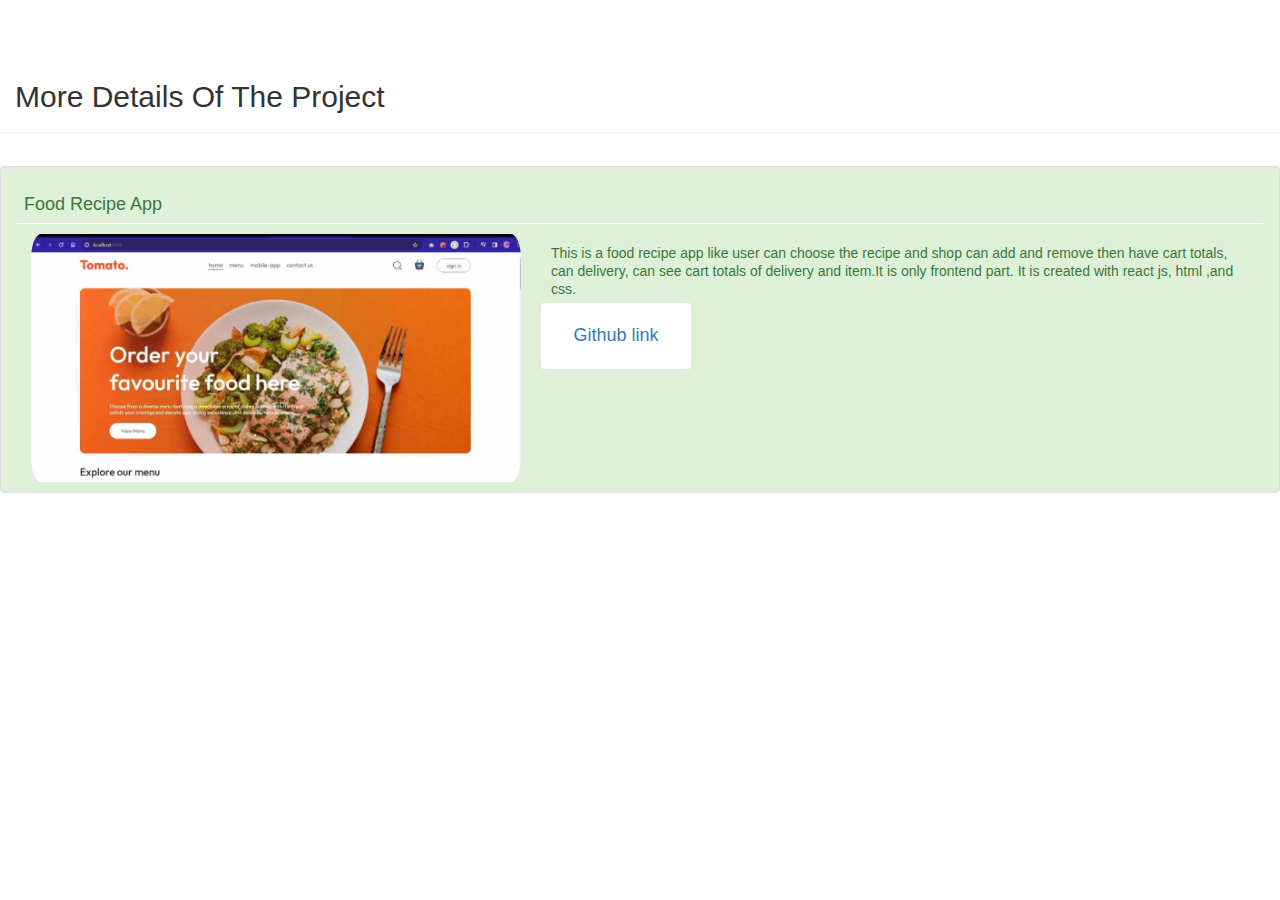
<file: d7.html>
<!DOCTYPE html>
<html lang="en">

<head>
    <meta charset="UTF-8">
    <meta name="viewport" content="width=device-width, initial-scale=1.0">
    <title>Detail page</title>
    <link rel="stylesheet" href="styles/styles.css">
    <link rel="stylesheet" href="https://maxcdn.bootstrapcdn.com/bootstrap/3.4.0/css/bootstrap.min.css">
    <script src="https://ajax.googleapis.com/ajax/libs/jquery/3.4.1/jquery.min.js"></script>
    <script src="https://maxcdn.bootstrapcdn.com/bootstrap/3.4.0/js/bootstrap.min.js"></script>
    <link rel="stylesheet" href="https://cdnjs.cloudflare.com/ajax/libs/font-awesome/4.7.0/css/font-awesome.min.css">
</head>

<body class="main-content">

    <div class="page-header col-lg-12 col-md-12 col-sm-12 col-xs-12" id="environment">
        <h2 class="text-capitalize ">More details of the project</h2>
    </div>

    <ul class="list-group">
    
        <div id="d2">
            <li class="list-group-item list-group-item-success col-lg-12 col-md-12 col-sm-12 col-xs-12 environment_li">
                <h4>Food Recipe App</h4>
                <img src="img/shop.jpg" class="img-responsive col-lg-5 col-md-5 col-sm-5 col-xs-12">
                <p class="list-group-item-text col-lg-7 col-md-7 col-sm-7 col-xs-12">This is a food recipe app like user can choose the recipe and shop can add and remove then 
                    have cart totals, can delivery, can see cart totals of delivery and item.It is only frontend part. It is created with react js, html ,and css.
                </p>
                    <button class="tt" id="d2"><a href="https://github.com/NannKhaingShweYeeLin/mealdel"><span>Github link </span></a></button>
            </li>
        </div>

        
    </ul>
</body>

</html>
</file>
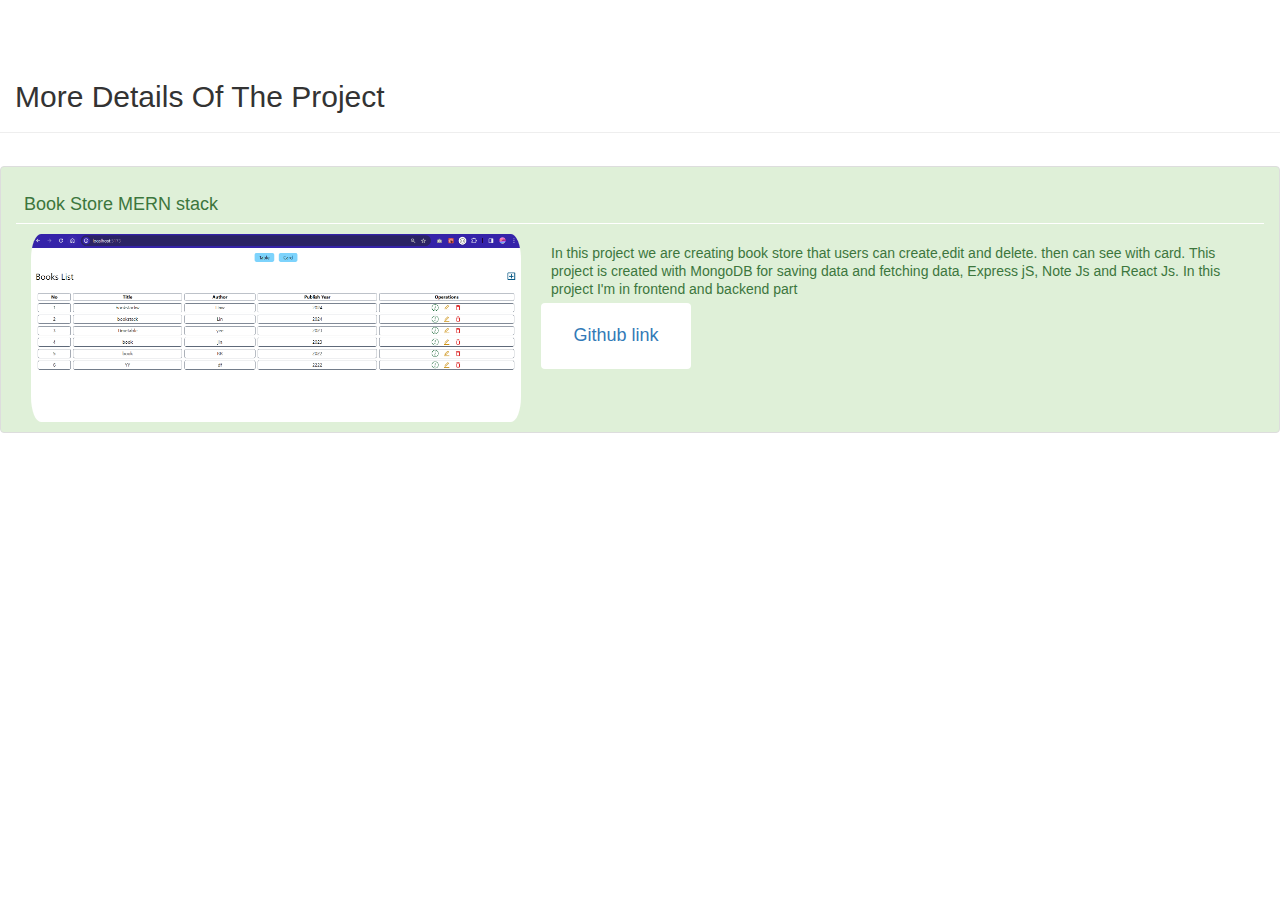
<file: d8.html>
<!DOCTYPE html>
<html lang="en">

<head>
    <meta charset="UTF-8">
    <meta name="viewport" content="width=device-width, initial-scale=1.0">
    <title>Detail page</title>
    <link rel="stylesheet" href="styles/styles.css">
    <link rel="stylesheet" href="https://maxcdn.bootstrapcdn.com/bootstrap/3.4.0/css/bootstrap.min.css">
    <script src="https://ajax.googleapis.com/ajax/libs/jquery/3.4.1/jquery.min.js"></script>
    <script src="https://maxcdn.bootstrapcdn.com/bootstrap/3.4.0/js/bootstrap.min.js"></script>
    <link rel="stylesheet" href="https://cdnjs.cloudflare.com/ajax/libs/font-awesome/4.7.0/css/font-awesome.min.css">
</head>

<body class="main-content">

    <div class="page-header col-lg-12 col-md-12 col-sm-12 col-xs-12" id="environment">
        <h2 class="text-capitalize ">More details of the project</h2>
    </div>

    <ul class="list-group">
    
        <div id="d2">
            <li class="list-group-item list-group-item-success col-lg-12 col-md-12 col-sm-12 col-xs-12 environment_li">
                <h4>Book Store MERN stack</h4>
                <img src="img/book.png" class="img-responsive col-lg-5 col-md-5 col-sm-5 col-xs-12">
                <p class="list-group-item-text col-lg-7 col-md-7 col-sm-7 col-xs-12">In this project we are creating
                    book store that users can create,edit and delete. then can see with card. 
                    This project is 
created with MongoDB for saving data and fetching data,
Express jS, Note Js and React Js. In this project I'm in frontend and backend part</p>
                    <button class="tt" id="d2"><a href="https://github.com/NannKhaingShweYeeLin/Book-Store-MERN-Stack"><span>Github link </span></a></button>
            </li>
        </div>

        
    </ul>
</body>

</html>
</file>
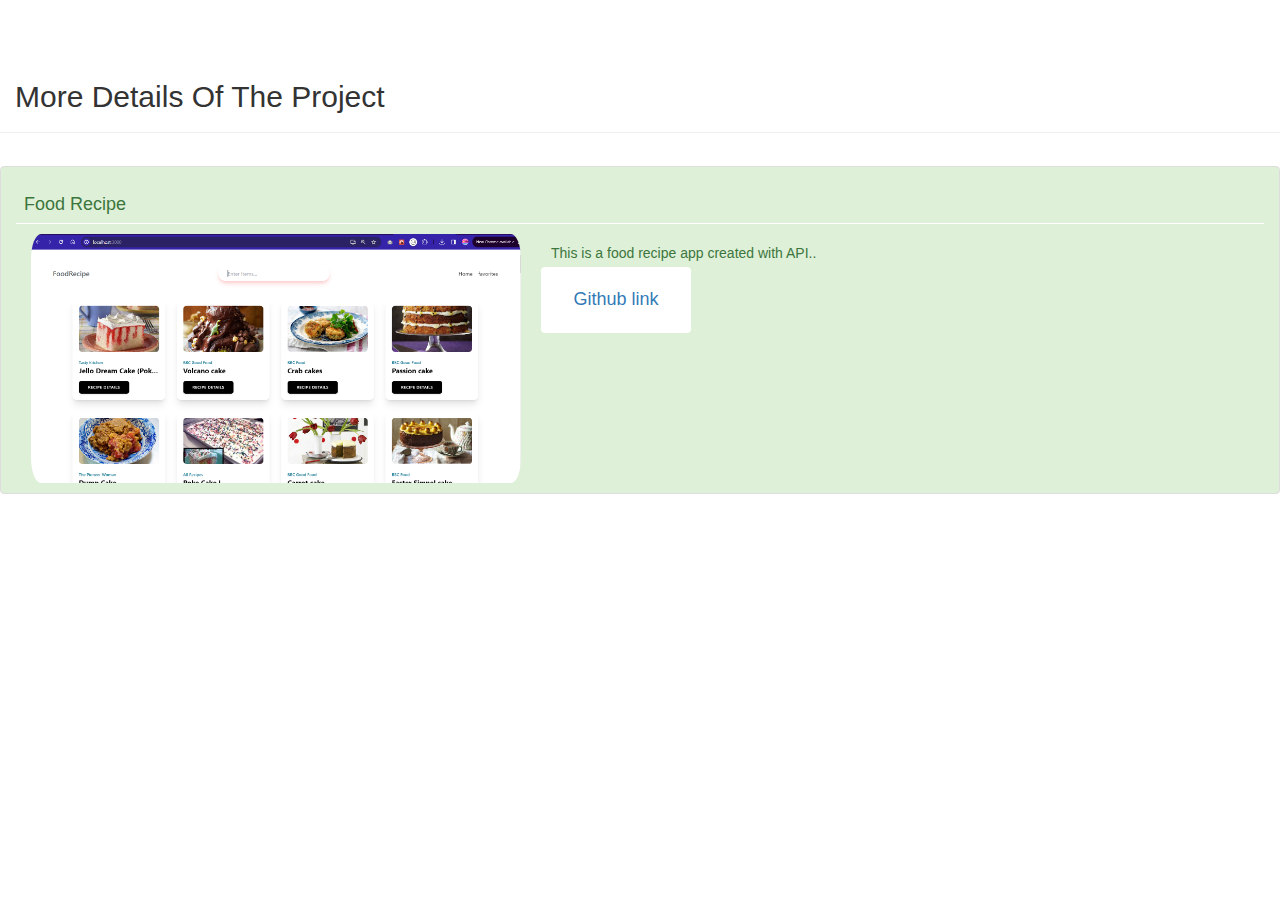
<file: d9.html>
<!DOCTYPE html>
<html lang="en">

<head>
    <meta charset="UTF-8">
    <meta name="viewport" content="width=device-width, initial-scale=1.0">
    <title>Detail page</title>
    <link rel="stylesheet" href="styles/styles.css">
    <link rel="stylesheet" href="https://maxcdn.bootstrapcdn.com/bootstrap/3.4.0/css/bootstrap.min.css">
    <script src="https://ajax.googleapis.com/ajax/libs/jquery/3.4.1/jquery.min.js"></script>
    <script src="https://maxcdn.bootstrapcdn.com/bootstrap/3.4.0/js/bootstrap.min.js"></script>
    <link rel="stylesheet" href="https://cdnjs.cloudflare.com/ajax/libs/font-awesome/4.7.0/css/font-awesome.min.css">
</head>

<body class="main-content">

    <div class="page-header col-lg-12 col-md-12 col-sm-12 col-xs-12" id="environment">
        <h2 class="text-capitalize ">More details of the project</h2>
    </div>

    <ul class="list-group">
    
        <div id="d2">
            <li class="list-group-item list-group-item-success col-lg-12 col-md-12 col-sm-12 col-xs-12 environment_li">
                <h4>Food Recipe</h4>
                <img src="img/foo.PNG" class="img-responsive col-lg-5 col-md-5 col-sm-5 col-xs-12">
                <p class="list-group-item-text col-lg-7 col-md-7 col-sm-7 col-xs-12">This is a food recipe app created with API..</p>
                    <button class="tt" id="d2"><a href="https://github.com/NannKhaingShweYeeLin/food-receipe-app"><span>Github link </span></a></button>
            </li>
        </div>

        
    </ul>
</body>

</html>
</file>
<file: styles/styles.css>
* {
  margin: 0;
  padding: 0;
  box-sizing: border-box;
  list-style: none;
}

:root {
  --color-primary: #191d2b;
  --color-secondary: #BB55F2;
  --color-white: #FFFFFF;
  --color-black: #000;
  --color-grey0: #f8f8f8;
  --color-grey-1: #dbe1e8;
  --color-grey-2: #b2becd;
  --color-grey-3: #6c7983;
  --color-grey-4: #454e56;
  --color-grey-5: #2a2e35;
  --color-grey-6: #12181b;
  --br-sm-2: 14px;
  --box-shadow-1: 0 3px 15px rgba(0,0,0,.3);
}

.light-mode {
  --color-primary: #FFFFFF;
  --color-secondary: #10BDAA; 
  --color-white: #454e56;
  --color-black: #000;
  --color-grey0: #f8f8f8;
  --color-grey-1: #6c7983;
  --color-grey-2: #6c7983;
  --color-grey-3: #6c7983;
  --color-grey-4: #454e56;
  --color-grey-5: #f8f8f8;
  --color-grey-6: #12181b;
}

body {
  background-color: var(--color-primary);
  font-family: "Poppins", sans-serif;
  font-size: 1.1rem;
  color: var(--color-white);
  transition: all 0.4s ease-in-out;
}

a {
  display: inline-block;
  text-decoration: none;
  color: inherit;
  font-family: inherit;
}

header {
  min-height: 100vh;
  color: var(--color-white);
  overflow: hidden;
  padding: 0 !important;
}

section {
  min-height: 100vh;
  width: 100%;
  position: absolute;
  left: 0;
  top: 0;
  padding: 3rem 18rem;
}

.container {
  display: none;
  transform: translateY(-100%) scale(0);
  transition: all 0.4s ease-in-out;
  background-color: var(--color-primary);
}

.active {
  display: block;
  animation: appear 1s ease-in-out;
  transform: translateY(0) scaleY(1);
}
@keyframes appear {
  0% {
    transform: translateY(-100%) scaleY(0);
  }
  100% {
    transform: translateY(0) scaleY(1);
  }
}

.controls {
  position: fixed;
  z-index: 10;
  top: 50%;
  right: 3%;
  display: flex;
  flex-direction: column;
  align-items: center;
  justify-content: center;
  transform: translateY(-50%);
}
.controls .control {
  padding: 1rem;
  cursor: pointer;
  background-color: var(--color-grey-4);
  width: 55px;
  height: 55px;
  border-radius: 50%;
  display: flex;
  justify-content: center;
  align-items: center;
  margin: 0.7rem 0;
  box-shadow: var(--box-shadow-1);
}
.controls .control i {
  font-size: 1.2rem;
  color: var(--color-grey-2);
  pointer-events: none;
}
.controls .active-btn {
  background-color: var(--color-secondary);
  transition: all 0.4s ease-in-out;
}
.controls .active-btn i {
  color: var(--color-white);
}

.theme-btn {
  top: 5%;
  right: 3%;
  width: 70px;
  height: 70px;
  border-radius: 50%;
  background-color: var(--color-grey-4);
  cursor: pointer;
  position: fixed;
  display: flex;
  justify-content: center;
  align-items: center;
  box-shadow: 0 3px 15px rgba(0, 0, 0, 0.3);
  transition: all 0.1s ease-in-out;
}
.theme-btn:active {
  transform: translateY(-3px);
}
.theme-btn i {
  font-size: 1.4rem;
  color: var(--color-grey-2);
  pointer-events: none;
}

/*Header-content*/
.header-content {
  display: grid;
  grid-template-columns: repeat(2, 1fr);
  min-height: 100vh;
}
.header-content .left-header {
  display: flex;
  align-items: center;
  position: relative;
}
.header-content .left-header .h-shape {
  transition: all 0.4s ease-in-out;
  width: 65%;
  height: 100%;
  background-color: var(--color-secondary);
  position: absolute;
  left: 0;
  top: 0;
  z-index: -1;
  clip-path: polygon(0 0, 46% 0, 79% 100%, 0% 100%);
}
.header-content .left-header .image {
  border-radius: var(--br-sm-2);
  height: 90%;
  width: 68%;
  margin-left: 4rem;
  background-color: var(--color-black);
  transition: all 0.4s ease-in-out;
}
.header-content .left-header .image img {
  width: 100%;
  height: 100%;
  object-fit: cover;
  transition: all 0.4s ease-in-out;
  filter: grayscale(100%);
}
.header-content .left-header .image img:hover {
  filter: grayscale(0);
}
.header-content .right-header {
  display: flex;
  flex-direction: column;
  justify-content: center;
  padding-right: 18rem;
}
.header-content .right-header .name {
  font-size: 3rem;
}
.header-content .right-header .name span {
  color: var(--color-secondary);
}
.header-content .right-header p {
  margin: 1.5rem 0;
  line-height: 2rem;
}

/*About*/
.about-container {
  display: grid;
  grid-template-columns: repeat(2, 1fr);
  padding-top: 3.5rem;
  padding-bottom: 5rem;
}
.about-container .right-about {
  display: grid;
  grid-template-columns: repeat(2, 1fr);
  grid-gap: 2rem;
}
.about-container .right-about .about-item {
  border: 1px solid var(--color-grey-5);
  border-radius: 5px;
  transition: all 0.4s ease-in-out;
  box-shadow: 1px 2px 15px rgba(0, 0, 0, 0.1);
}
.about-container .right-about .about-item:hover {
  cursor: default;
  transform: translateY(-5px);
  border: 1px solid var(--color-secondary);
  box-shadow: 1px 4px 15px rgba(0, 0, 0, 0.32);
}
.about-container .right-about .about-item .abt-text {
  padding: 1.5rem;
  display: flex;
  flex-direction: column;
}
.about-container .right-about .about-item .abt-text .large-text {
  font-size: 3rem;
  font-weight: 700;
  color: var(--color-secondary);
}
.about-container .right-about .about-item .abt-text .small-text {
  padding-left: 3rem;
  position: relative;
  text-transform: uppercase;
  font-size: 1.2rem;
  color: var(--color-grey-1);
  letter-spacing: 2px;
}
.about-container .right-about .about-item .abt-text .small-text::before {
  content: "";
  position: absolute;
  left: 0;
  top: 15px;
  width: 2rem;
  height: 2px;
  background-color: var(--color-grey-5);
}
.about-container .left-about {
  padding-right: 5rem;
}
.about-container .left-about p {
  line-height: 2rem;
  padding: 1rem;
  color: var(--color-grey-1);
}
.about-container .left-about h4 {
  font-size: 2rem;
  text-transform: uppercase;
}

.about-stats {
  padding-bottom: 4rem;
}
.about-stats .progress-bars {
  display: grid;
  grid-template-columns: repeat(2, 1fr);
  grid-gap: 2rem;
}
.about-stats .progress-bars .progress-bar {
  display: flex;
  flex-direction: column;
}
.about-stats .progress-bars .progress-bar .prog-title {
  text-transform: uppercase;
  font-weight: 500;
}
.about-stats .progress-bars .progress-bar .progress-con {
  display: flex;
  align-items: center;
}
.about-stats .progress-bars .progress-bar .progress-con .prog-text {
  color: var(--color-grey-2);
}
.about-stats .progress-bars .progress-bar .progress-con .progress {
  width: 100%;
  height: 0.45rem;
  background-color: var(--color-grey-4);
  margin-left: 1rem;
  position: relative;
}
.about-stats .progress-bars .progress-bar .progress-con .progress span {
  position: absolute;
  top: 0;
  left: 0;
  height: 100%;
  background-color: var(--color-secondary);
  transition: all 0.4s ease-in-out;
  width: 60%;
}
.about-stats .progress-bars .progress-bar .progress-con .progress .html {
  width: 80%;
}
.about-stats .progress-bars .progress-bar .progress-con .progress .css {
  width: 95%;
}
.about-stats .progress-bars .progress-bar .progress-con .progress .js {
  width: 75%;
}
.about-stats .progress-bars .progress-bar .progress-con .progress .react {
  width: 60%;
}
.about-stats .progress-bars .progress-bar .progress-con .progress .node {
  width: 87%;
}
.about-stats .progress-bars .progress-bar .progress-con .progress .python {
  width: 70%;
}

.stat-title {
  text-transform: uppercase;
  font-size: 1.4rem;
  text-align: center;
  padding: 3.5rem 0;
  position: relative;
}
.stat-title::before {
  content: "";
  position: absolute;
  left: 50%;
  top: 0;
  width: 40%;
  height: 1px;
  background-color: var(--color-grey-5);
  transform: translateX(-50%);
}

/*Timeline*/
.timeline {
  display: grid;
  grid-template-columns: repeat(2, 1fr);
  grid-gap: 2rem;
  padding-bottom: 3rem;
}
.timeline .timeline-item {
  position: relative;
  padding-left: 3rem;
  border-left: 1px solid var(--color-grey-5);
}
.timeline .timeline-item .tl-icon {
  position: absolute;
  left: -27px;
  top: 0;
  background-color: var(--color-secondary);
  width: 50px;
  height: 50px;
  border-radius: 50%;
  display: flex;
  align-items: center;
  justify-content: center;
}
.timeline .timeline-item .tl-icon i {
  font-size: 1.3rem;
}
.timeline .timeline-item .tl-duration {
  padding: 0.2rem 0.6rem;
  background-color: var(--color-grey-5);
  border-radius: 15px;
  display: inline-block;
  font-size: 0.8rem;
  text-transform: uppercase;
  font-weight: 500;
}
.timeline .timeline-item h5 {
  padding: 1rem 0;
  text-transform: uppercase;
  font-size: 1.3rem;
  font-weight: 600;
}
.timeline .timeline-item h5 span {
  color: var(--color-grey-2);
  font-weight: 500;
  font-size: 1.2rem;
}
.timeline .timeline-item p {
  color: var(--color-grey-2);
}

.port-text {
  padding: 2rem 0;
  text-align: center;
}

.portfolios {
  display: grid;
  grid-template-columns: repeat(3, 1fr);
  grid-gap: 2rem;
  margin-top: 3rem;
}
.portfolios .portfolio-item {
  position: relative;
  border-radius: 15px;
}
.portfolios .portfolio-item img {
  width: 100%;
  height: 300px;
  object-fit: cover;
  border-radius: 15px;
}
.portfolios .portfolio-item .hover-items {
  width: 100%;
  height: 100%;
  background-color: var(--color-secondary);
  position: absolute;
  left: 0;
  top: 0;
  border-radius: 15px;
  display: flex;
  justify-content: center;
  align-items: center;
  flex-direction: column;
  opacity: 0;
  transform: scale(0);
  transition: all 0.4s ease-in-out;
}
.portfolios .portfolio-item .hover-items h3 {
  font-size: 1.5rem;
  color: var(--color-white);
  margin-bottom: 1.5rem;
}
.portfolios .portfolio-item .hover-items .icons {
  display: flex;
  justify-content: center;
  align-items: center;
}
.portfolios .portfolio-item .hover-items .icons .icon {
  background-color: var(--color-primary);
  border-radius: 50%;
  width: 50px;
  height: 50px;
  display: flex;
  align-items: center;
  justify-content: center;
  margin: 0 1rem;
  cursor: pointer;
  transition: all 0.4s ease-in-out;
}
.portfolios .portfolio-item .hover-items .icons .icon i {
  font-size: 1.5rem;
  color: var(--color-white);
  margin: 0 1rem;
}
.portfolios .portfolio-item .hover-items .icons .icon:hover {
  background-color: var(--color-white);
}
.portfolios .portfolio-item .hover-items .icons .icon:hover i {
  color: var(--color-primary);
}

.portfolio-item:hover .hover-items {
  opacity: 1;
  transform: scale(1);
}
/* 
.blogs {
  display: grid;
  grid-template-columns: repeat(3, 1fr);
  grid-gap: 2rem;
  margin-top: 3rem;
}
.blogs .blogs {
  position: relative;
  background-color: var(--color-grey-5);
  border-radius: 5px;
  box-shadow: 1px 1px 20px rgba(0, 0, 0, 0.1);
  transition: all 0.4s ease-in-out;
}
.blogs .blogs:hover {
  box-shadow: 1px 1px 20px rgba(0, 0, 0, 0.3);
  transform: translateY(-5px);
  transition: all 0.4s ease-in-out;
}
.blogs .blogs:hover img {
  filter: grayscale(0);
  transform: scale(1.1);
  box-shadow: 0px 4px 15px rgba(0, 0, 0, 0.8);
}
.blogs .blogs img {
  width: 100%;
  height: 300px;
  object-fit: cover;
  border-top-left-radius: 5px;
  border-top-right-radius: 5px;
  filter: grayscale(100%);
  transition: all 0.4s ease-in-out;
}
.blogs .blogs .blogs-text {
  margin-top: -7px;
  padding: 1.1rem;
  border-top: 8px solid var(--color-secondary);
}
.blogs .blogs .blogs-text h4 {
  font-size: 1.5rem;
  margin-bottom: 0.7rem;
  transition: all 0.4s ease-in-out;
  cursor: pointer;
}
.blogs .blogs .blogs-text h4:hover {
  color: var(--color-secondary);
}
.blogs .blogs .blogs-text p {
  color: var(--color-grey-2);
  line-height: 2rem;
  padding-bottom: 1rem;
} */

.contact-content-con {
  display: flex;
  padding-top: 3.5rem;
}
.contact-content-con .left-contact {
  flex: 2;
}
.contact-content-con .left-contact h4 {
  margin-top: 1rem;
  font-size: 2rem;
  text-transform: uppercase;
}
.contact-content-con .left-contact p {
  margin: 1rem 0;
  line-height: 2rem;
}
.contact-content-con .left-contact .contact-info .contact-item {
  display: flex;
  align-items: center;
  justify-content: space-between;
}
.contact-content-con .left-contact .contact-info .contact-item p {
  margin: 0.3rem 0 !important;
  padding: 0 !important;
}
.contact-content-con .left-contact .contact-info .contact-item .icon {
  display: grid;
  grid-template-columns: 40px 1fr;
}
.contact-content-con .left-contact .contact-info .contact-item .icon i {
  display: flex;
  align-items: center;
  font-size: 1.3rem;
}
.contact-content-con .left-contact .contact-icon {
  display: flex;
  margin-top: 2rem;
}
.contact-content-con .left-contact .contact-icon a {
  display: flex;
  align-items: center;
  color: var(--color-white);
  background-color: var(--color-grey-5);
  cursor: pointer;
  justify-content: center;
  width: 50px;
  height: 50px;
  border-radius: 50%;
  margin: 0 0.4rem;
  transition: all 0.4s ease-in-out;
}
.contact-content-con .left-contact .contact-icon a:hover {
  background-color: var(--color-secondary);
}
.contact-content-con .left-contact .contact-icon a:hover i {
  color: var(--color-primary);
}
.contact-content-con .left-contact .contact-icon a i {
  display: flex;
  align-items: center;
  justify-content: center;
  font-size: 1.3rem;
}
.contact-content-con .right-contact {
  flex: 3;
  margin-left: 3rem;
}
.contact-content-con .right-contact .input-control {
  margin: 1.5rem 0;
}
.contact-content-con .right-contact .input-control input, .contact-content-con .right-contact .input-control textarea {
  border-radius: 30px;
  font-weight: inherit;
  font-size: inherit;
  font-family: inherit;
  padding: 0.8rem 1.1rem;
  outline: none;
  border: none;
  background-color: var(--color-grey-5);
  width: 100%;
  color: var(--color-white);
  resize: none;
}
.contact-content-con .right-contact .i-c-2 {
  display: flex;
}
.contact-content-con .right-contact .i-c-2 :last-child {
  margin-left: 1.5rem;
}
.contact-content-con .right-contact .submit-btn {
  display: flex;
  justify-content: flex-start;
}

/*Independed components*/
.btn-con {
  display: flex;
  align-self: flex-start;
}

.main-btn {
  border-radius: 30px;
  color: inherit;
  font-weight: 600;
  position: relative;
  border: 1px solid var(--color-secondary);
  display: flex;
  align-self: flex-start;
  align-items: center;
  overflow: hidden;
}
.main-btn .btn-text {
  padding: 0 2rem;
}
.main-btn .btn-icon {
  background-color: var(--color-secondary);
  display: flex;
  align-items: center;
  justify-content: center;
  border-radius: 50%;
  padding: 1rem;
}
.main-btn::before {
  content: "";
  position: absolute;
  top: 0;
  right: 0;
  transform: translateX(100%);
  transition: all 0.4s ease-out;
  z-index: -1;
}
.main-btn:hover {
  transition: all 0.4s ease-out;
}
.main-btn:hover::before {
  width: 100%;
  height: 100%;
  background-color: var(--color-secondary);
  transform: translateX(0);
  transition: all 0.4s ease-out;
}

.main-title {
  text-align: center;
}
.main-title h2 {
  position: relative;
  text-transform: uppercase;
  font-size: 4rem;
  font-weight: 700;
}
.main-title h2 span {
  color: var(--color-secondary);
}
.main-title h2 .bg-text {
  position: absolute;
  top: 50%;
  left: 50%;
  color: var(--color-grey-5);
  transition: all 0.4s ease-in-out;
  z-index: -1;
  transform: translate(-50%, -50%);
  font-weight: 800;
  font-size: 6.3rem;
}

.main-title h3 {
  position: relative;
  text-transform: lowercase;
  font-size: 1rem;
  font-weight: 300;
}
.main-title h3 span {
  color: var(--color-secondary);
}
.main-title h3 .bg-text {
  position: absolute;
  top: 50%;
  left: 50%;
  color: var(--color-grey-5);
  transition: all 0.4s ease-in-out;
  z-index: -1;
  transform: translate(-50%, -50%);
  font-weight: 300;
  font-size: 3rem;
}
.about-container .left-about p {
  padding-left: 0;
}

@media screen and (max-width: 600px) {
  header {
    padding: 0 !important;
  }

  .theme-btn {
    width: 50px;
    height: 50px;
  }

  .header-content {
    grid-template-columns: repeat(1, 1fr);
    padding-bottom: 6rem;
  }

  .left-header .h-shape {
    display: none;
  }

  .right-header {
    grid-row: 1;
    padding-right: 0rem !important;
    width: 90%;
    margin: 0 auto;
  }
  .right-header .name {
    font-size: 2.5rem !important;
    text-align: center;
    padding-top: 3rem;
  }

  .header-content .left-header .image {
    margin: 0 auto;
    width: 90%;
  }

  .controls {
    top: auto;
    bottom: 0;
    flex-direction: row;
    justify-content: center;
    left: 50%;
    transform: translateX(-50%);
    width: 100%;
    background-color: var(--color-grey-5);
  }
  .controls .control {
    margin: 1rem 0.3rem;
  }

  .about-container {
    grid-template-columns: repeat(1, 1fr);
  }
  .about-container .right-about {
    grid-template-columns: repeat(1, 1fr);
    padding-top: 2.5rem;
  }
  .about-container .left-about {
    padding-right: 0;
  }
  .about-container .left-about p {
    padding-left: 0;
  }

  .timeline {
    grid-template-columns: repeat(1, 1fr);
    padding-bottom: 6rem;
  }

  .container {
    padding: 2rem 2.5rem !important;
  }

  .about-stats .progress-bars {
    grid-template-columns: repeat(1, 1fr);
  }

  .portfolios {
    grid-template-columns: repeat(1, 1fr);
    padding-bottom: 6rem;
    margin-top: 1rem;
  }

  .blogs {
    grid-template-columns: repeat(1, 1fr);
    padding-bottom: 6rem;
  }

  .contact-content-con {
    flex-direction: column;
  }
  .contact-content-con .right-contact {
    margin-left: 0;
    margin-top: 2.5rem;
  }

  .contact-content-con .right-contact .i-c-2 {
    flex-direction: column;
  }

  .contact-content-con .right-contact .i-c-2 :last-child {
    margin-left: 0;
    margin-top: 1.5rem;
  }

  .contact-content-con .right-contact {
    margin-bottom: 6rem;
  }

  .contact-item {
    flex-direction: column;
    margin: 1rem 0;
  }
  .contact-item p {
    font-size: 15px;
    color: var(--color-grey-2);
  }
  .contact-item span {
    font-size: 15px;
  }
  .contact-item .icon {
    grid-template-columns: 25px 1fr;
  }

  .main-title h2 {
    font-size: 2rem;
  }
  .main-title h2 span {
    font-size: 2.3rem;
  }
  .main-title h2 .bg-text {
    font-size: 2.3rem;
  }
  .main-title h3 {
    font-size: 1rem;
  }
  .main-title h3 span {
    font-size: 1rem;
  }
  .main-title h3 .bg-text {
    font-size: 1rem;
  }
}
@media screen and (max-width: 1432px) {
  .container {
    padding: 7rem 11rem;
  }

  .contact-content-con {
    flex-direction: column;
  }
  .contact-content-con .right-contact {
    margin-left: 0;
    margin-top: 2.5rem;
  }

  .contact-content-con .right-contact .i-c-2 {
    flex-direction: column;
  }

  .contact-content-con .right-contact .i-c-2 :last-child {
    margin-left: 0;
    margin-top: 1.5rem;
  }

  .contact-content-con .right-contact {
    margin-bottom: 6rem;
  }

  .main-title h2 .bg-text {
    font-size: 5.5rem;
  }
/* }
@media screen and (max-width: 1250px) {
  .blogs {
    grid-template-columns: repeat(2, 1fr);
    margin-top: 6rem;
  } */

  .portfolios {
    grid-template-columns: repeat(2, 1fr);
  }

  .header-content .right-header {
    padding-right: 9rem;
  }
/* }
@media screen and (max-width: 660px) {
  .blogs {
    grid-template-columns: repeat(1, 1fr);
  } */

  .portfolios {
    grid-template-columns: repeat(1, 1fr);
  }
}
@media screen and (max-width: 1070px) {
  .about-container {
    grid-template-columns: repeat(1, 1fr);
  }
  .about-container .right-about {
    padding-top: 2.5rem;
  }

  .main-title h2 {
    font-size: 4rem;
  }
  .main-title h2 span {
    font-size: 4rem;
  }
  .main-title h2 .bg-text {
    font-size: 4.5rem;
  }
  .main-title h3 {
    font-size: 1rem;
  }
  .main-title h3 span {
    font-size: 1rem;
  }
  .main-title h3 .bg-text {
    font-size: 1rem;
  }
}
@media screen and (max-width: 970px) {
  .container {
    padding: 7rem 6rem;
  }

  .about-container .left-about {
    padding-right: 0rem;
  }

  .header-content {
    grid-template-columns: repeat(1, 1fr);
    padding-bottom: 6rem;
  }

  .left-header .h-shape {
    display: none;
  }
  .left-header .image {
    width: 90% !important;
    margin: 0 auto !important;
  }

  .right-header {
    grid-row: 1;
    padding-right: 0rem !important;
    width: 90%;
    margin: 0 auto;
  }
  .right-header .name {
    font-size: 2.5rem !important;
    text-align: center;
    padding-top: 3rem;
  }
}
@media screen and (max-width: 700px) {
  .container {
    padding: 7rem 3rem;
  }

  .about-stats .progress-bars {
    grid-template-columns: repeat(1, 1fr);
  }

  .about-container .right-about {
    grid-template-columns: repeat(1, 1fr);
  }

  .timeline {
    grid-template-columns: repeat(1, 1fr);
  }

  .main-title h2,h3 {
    font-size: 3rem;
  }
  .main-title h2,h3 span {
    font-size: 3rem;
  }
  .main-title h2,h3 .bg-text {
    font-size: 4rem;
  }
}


.tt{
  border-radius: 4px;
  background-color: #FFFFFF;
  border: none;
  color: var(--color-secondary);
  text-align: center;
  font-size: 18px;
  padding: 20px;
  width: 150px;
  transition: all 0.5s;
  cursor: pointer;
  margin: 5px;
}

.tt span {
  cursor: pointer;
  display: inline-block;
  position: relative;
  transition: 0.5s;
}

.tt span:after {
  content: '\00bb';
  position: absolute;
  opacity: 0;
  top: 0;
  right: -20px;
  transition: 0.5s;
}

.button:hover span {
  padding-right: 25px;
}

.tt:hover span:after {
  opacity: 1;
  right: 0;
}
/*# sourceMappingURL=styles.css.map */


.environment_li
{
  margin-top: 13px;
}

 

.environment_li h4
{
    border-bottom: 1px solid white;
    padding: 8px;
}

 

.environment_li img
{
  border-radius: 25px;
}

 

.environment_li p
{
  margin-top:10px;
}
</file>
